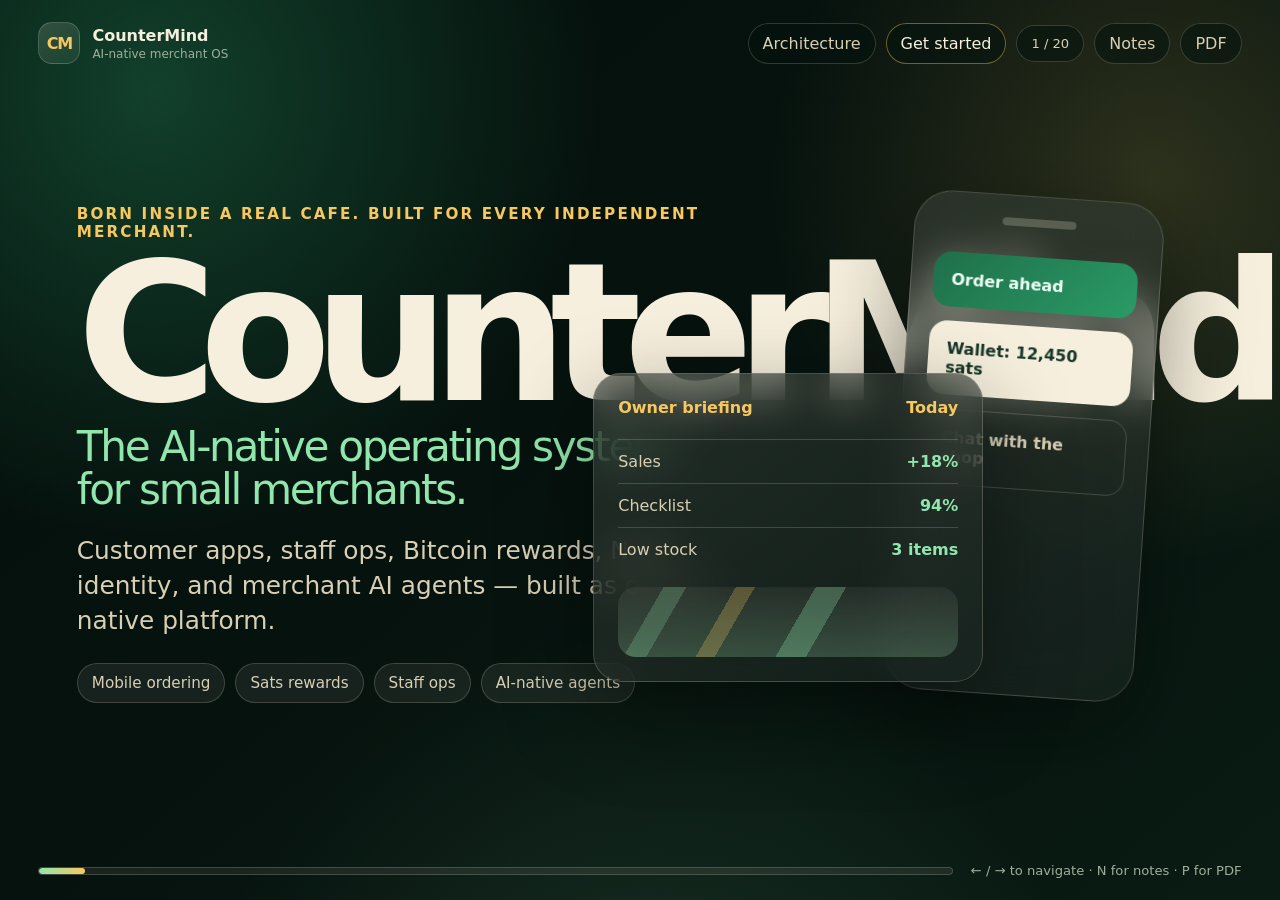
<file: site/index.html>
<!doctype html>
<html lang="en">
  <head>
    <meta charset="utf-8" />
    <meta name="viewport" content="width=device-width, initial-scale=1" />
    <meta
      name="description"
      content="CounterMind pitch deck: an AI-native merchant operating system born from the Trails Coffee ecosystem."
    />
    <title>CounterMind — AI-Native Merchant OS</title>
    <link rel="stylesheet" href="styles.css" />
  </head>
  <body>
    <div class="ambient ambient-one"></div>
    <div class="ambient ambient-two"></div>

    <header class="topbar" aria-label="Presentation controls">
      <a class="brand" href="#1" aria-label="CounterMind pitch deck home">
        <span class="brand-mark">CM</span>
        <span>
          <strong>CounterMind</strong>
          <small>AI-native merchant OS</small>
        </span>
      </a>
      <div class="topbar-actions">
        <a class="ghost-button" href="architecture.html">Architecture</a>
        <a class="ghost-button get-started-link" href="get-started.html">Get started</a>
        <span id="slide-count" class="slide-count">1 / 20</span>
        <button id="notes-toggle" class="ghost-button" type="button" aria-pressed="false">
          Notes
        </button>
        <button id="print-button" class="ghost-button" type="button">PDF</button>
      </div>
    </header>

    <main id="deck" class="deck" aria-live="polite">
      <section class="slide title-slide" data-title="Title">
        <div class="slide-grid hero-grid">
          <div>
            <p class="eyebrow">Born inside a real cafe. Built for every independent merchant.</p>
            <h1>CounterMind</h1>
            <p class="hero-subtitle">The AI-native operating system for small merchants.</p>
            <p class="lead">
              Customer apps, staff ops, Bitcoin rewards, Nostr identity, and merchant AI agents — built as one AI-native platform.
            </p>
            <div class="hero-actions" aria-label="Pitch deck themes">
              <span>Mobile ordering</span>
              <span>Sats rewards</span>
              <span>Staff ops</span>
              <span>AI-native agents</span>
            </div>
          </div>
          <div class="device-cluster" aria-label="Product mockup">
            <div class="phone phone-left">
              <div class="phone-header"></div>
              <div class="app-card green">Order ahead</div>
              <div class="app-card cream">Wallet: 12,450 sats</div>
              <div class="app-card outline">Chat with the shop</div>
            </div>
            <div class="dashboard-card">
              <div class="dashboard-topline">
                <span>Owner briefing</span>
                <strong>Today</strong>
              </div>
              <div class="metric-row"><span>Sales</span><b>+18%</b></div>
              <div class="metric-row"><span>Checklist</span><b>94%</b></div>
              <div class="metric-row"><span>Low stock</span><b>3 items</b></div>
              <div class="sparkline"></div>
            </div>
          </div>
        </div>
        <aside class="speaker-notes">
          Open with the transformation: Trails Coffee is not just a cafe app; it is the reference implementation for a broader merchant operating system.
        </aside>
      </section>

      <section class="slide" data-title="Problem">
        <p class="eyebrow">The merchant reality</p>
        <h2>Small merchants are running modern businesses on a pile of disconnected tools.</h2>
        <div class="split">
          <div>
            <p class="lead">
              Independent operators need the same digital leverage as big chains, but their tools rarely talk to each other.
            </p>
            <ul class="pain-list">
              <li>POS data lives in one dashboard.</li>
              <li>Ordering and loyalty live somewhere else.</li>
              <li>Staff checklists are paper, spreadsheets, or Notion pages.</li>
              <li>Inventory, waste, and discrepancies are reported manually.</li>
              <li>Customer communication is scattered across social, SMS, DMs, and email.</li>
              <li>AI tools exist, but they do not understand the actual business.</li>
            </ul>
          </div>
          <div class="messy-stack" aria-label="Disconnected software stack">
            <span>POS</span><span>Ordering</span><span>Loyalty</span><span>Inventory</span>
            <span>Staff checklists</span><span>Procedures</span><span>Reports</span><span>Chat</span>
            <span>Social</span><span>Payments</span><span>Training</span><span>AI</span>
          </div>
        </div>
        <aside class="speaker-notes">
          The pain is not lack of software. It is too much isolated software, which creates owner fatigue and operational blind spots.
        </aside>
      </section>

      <section class="slide" data-title="Opportunity">
        <p class="eyebrow">The opening</p>
        <h2>The next merchant platform will be AI-native from the first workflow.</h2>
        <div class="three-column">
          <article class="card">
            <span class="icon">🧭</span>
            <h3>One operating layer</h3>
            <p>Connect customer ordering, rewards, staff execution, inventory, reporting, and owner updates.</p>
          </article>
          <article class="card">
            <span class="icon">🔓</span>
            <h3>Merchant-owned rails</h3>
            <p>Open-source code, portable identity, open protocols, and less dependence on closed marketplaces.</p>
          </article>
          <article class="card">
            <span class="icon">☕️</span>
            <h3>Built from real operations</h3>
            <p>Trails Coffee gives the platform a live testbed with daily customer, staff, and owner workflows.</p>
          </article>
        </div>
        <p class="statement">
          Big chains have integrated infrastructure. CounterMind brings that leverage to independent merchants.
        </p>
        <aside class="speaker-notes">
          Position this as a category: not another app, not another POS, but a merchant-owned operating system.
        </aside>
      </section>

      <section class="slide" data-title="Solution">
        <p class="eyebrow">The product</p>
        <h2>CounterMind turns the Trails Coffee ecosystem into an AI-native merchant OS.</h2>
        <div class="layered-system" aria-label="CounterMind product layers">
          <div class="layer layer-customer">
            <strong>Customer layer</strong>
            <span>iOS • Android • PWA • ordering • wallet • rewards • chat • community</span>
          </div>
          <div class="layer layer-ops">
            <strong>Operations layer</strong>
            <span>staff checklists • procedures • inventory • discrepancies • prep • waste • reports</span>
          </div>
          <div class="layer layer-intel">
            <strong>AI-native operating layer</strong>
            <span>Merchant agents • owner briefings • staff guidance • customer support • business memory</span>
          </div>
          <div class="layer layer-open">
            <strong>Open rails</strong>
            <span>Bitcoin • BTCPay Server • Nostr • Square integration • hosted open-source core</span>
          </div>
        </div>
        <aside class="speaker-notes">
          The key is modularity. A merchant can start with ordering, staff ops, rewards, or the full platform.
        </aside>
      </section>

      <section class="slide" data-title="Proof">
        <p class="eyebrow">Live proof point</p>
        <h2>Trails Coffee is already the reference implementation.</h2>
        <div class="proof-grid">
          <article>
            <h3>Native apps</h3>
            <p>iOS and Android customer apps with ordering, social, wallet, and chat surfaces.</p>
          </article>
          <article>
            <h3>Progressive Web App</h3>
            <p>Live PWA for browser-based ordering, wallet, rewards, chat, and Nostr identity.</p>
          </article>
          <article>
            <h3>Staff ops site</h3>
            <p>Checklist, procedures, prep, inventory, waste, and discrepancy reporting for daily operations.</p>
          </article>
          <article>
            <h3>BTCPay rewards stack</h3>
            <p>Self-hosted Bitcoin rewards infrastructure for sats-based loyalty and payment flows.</p>
          </article>
          <article>
            <h3>Square data bridge</h3>
            <p>Catalog, orders, forecasting, and KDS-compatible operational flows.</p>
          </article>
          <article>
            <h3>AI-native assistant</h3>
            <p>AI chat layer that can become the control surface for customers, staff, and owners.</p>
          </article>
        </div>
        <aside class="speaker-notes">
          Emphasize credibility: this deck is based on a working ecosystem, not a theoretical whitepaper.
        </aside>
      </section>

      <section class="slide" data-title="Customer App">
        <p class="eyebrow">Customer experience</p>
        <h2>A branded customer relationship channel the merchant owns.</h2>
        <div class="feature-showcase">
          <div class="feature-phone">
            <div class="phone-header"></div>
            <h3>Trails Coffee</h3>
            <div class="tab-row"><span>Home</span><span>Order</span><span>Wallet</span></div>
            <div class="app-card green">Latte • Muffin • Pickup</div>
            <div class="app-card cream">Earn sats on every visit</div>
            <div class="app-card outline">Encrypted shop chat</div>
          </div>
          <div>
            <div class="two-column-list">
              <ul>
                <li>Home, Order, Social, Wallet, Chat</li>
                <li>Menu browsing and cart checkout</li>
                <li>Offline-friendly menu caching</li>
                <li>Social feed for shop updates</li>
                <li>Events, fundraisers, and marketplace-style posts</li>
              </ul>
              <ul>
                <li>Bitcoin rewards wallet</li>
                <li>Lightning address and QR flows</li>
                <li>Nostr identity and profile publishing</li>
                <li>Encrypted Nostr DMs with the shop</li>
                <li>Bitcoin education built into the customer journey</li>
              </ul>
            </div>
            <p class="statement small">
              Instead of renting attention from delivery apps and social platforms, merchants build a direct customer channel.
            </p>
          </div>
        </div>
        <aside class="speaker-notes">
          This is where CounterMind becomes tangible: a customer app that goes beyond ordering into loyalty, identity, community, and education.
        </aside>
      </section>

      <section class="slide live-screens-slide" data-title="Live Screens">
        <p class="eyebrow">Live product proof</p>
        <h2>Actual Trails Coffee screens show the merchant OS in motion.</h2>
        <div class="screens-showcase">
          <figure>
            <img src="assets/screenshots/01-home-rewards.jpg" alt="Trails Coffee home screen with rewards balance" />
            <figcaption>Home + rewards</figcaption>
          </figure>
          <figure>
            <img src="assets/screenshots/02-menu-order.jpg" alt="Menu ordering screen with coffee items" />
            <figcaption>Menu + ordering</figcaption>
          </figure>
          <figure>
            <img src="assets/screenshots/04-checkout-card.jpg" alt="Checkout screen with card and sats payment options" />
            <figcaption>Card or sats checkout</figcaption>
          </figure>
          <figure>
            <img src="assets/screenshots/06-social-feed-zaps.jpg" alt="Community social feed with zap button" />
            <figcaption>Nostr community</figcaption>
          </figure>
          <figure>
            <img src="assets/screenshots/09-fundraiser-detail-qr.jpg" alt="Fundraiser detail with Lightning QR code" />
            <figcaption>Fundraisers + QR</figcaption>
          </figure>
        </div>
        <div class="screens-proof-pills">
          <span>Mobile ordering</span>
          <span>Rewards balance</span>
          <span>Sats discount</span>
          <span>Community posts</span>
          <span>Events</span>
          <span>Fundraisers</span>
          <span>Lightning donations</span>
        </div>
        <aside class="speaker-notes">
          These are real product screenshots from the Trails Coffee app: ordering, checkout, rewards, community, fundraisers, and Lightning flows.
        </aside>
      </section>

      <section class="slide live-screens-slide" data-title="Wallet Chat Marketplace">
        <p class="eyebrow">More live surfaces</p>
        <h2>Wallet, marketplace, identity backup, and chat complete the customer relationship.</h2>
        <div class="screens-showcase screens-showcase-secondary">
          <figure>
            <img src="assets/screenshots/11-marketplace-services.jpg" alt="Marketplace services listings in the Trails Coffee app" />
            <figcaption>Local marketplace</figcaption>
          </figure>
          <figure>
            <img src="assets/screenshots/12-wallet-receive.jpg" alt="Wallet screen with balance, receive QR, and recent activity" />
            <figcaption>Wallet + receive</figcaption>
          </figure>
          <figure>
            <img src="assets/screenshots/13-wallet-settings-identity.jpg" alt="Wallet settings with Spark address and Nostr identity" />
            <figcaption>Spark + Nostr identity</figcaption>
          </figure>
          <figure>
            <img src="assets/screenshots/14-wallet-backup.jpg" alt="Wallet settings with seed phrase backup and iCloud backup" />
            <figcaption>Self-custody backup</figcaption>
          </figure>
          <figure>
            <img src="assets/screenshots/15-chat-order-help.jpg" alt="Chat screen with Trails Coffee assistant helping place an order" />
            <figcaption>AI/shop chat</figcaption>
          </figure>
        </div>
        <div class="screens-proof-pills">
          <span>Marketplace</span>
          <span>Lightning receive</span>
          <span>Spark address</span>
          <span>Nostr identity</span>
          <span>Seed backup</span>
          <span>AI-native agent chat</span>
        </div>
        <aside class="speaker-notes">
          This second screenshot slide shows why CounterMind is more than ordering: it includes marketplace discovery, wallet receive flows, portable identity, backup, and chat assistance.
        </aside>
      </section>

      <section class="slide btcpay-slide" data-title="BTCPay Stack">
        <p class="eyebrow">Sats rewards infrastructure</p>
        <h2>BTCPay Server gives merchants a self-hosted rewards and payment backbone.</h2>
        <div class="architecture-row">
          <div class="node big">Customer app<br /><small>iOS • Android • PWA</small></div>
          <div class="arrow">→</div>
          <div class="node accent">BTCPay Server<br /><small>merchant-controlled</small></div>
          <div class="arrow">→</div>
          <div class="node">Lightning<br /><small>sats rewards + invoices</small></div>
          <div class="arrow">→</div>
          <div class="node">Square / KDS<br /><small>paid order routing</small></div>
        </div>
        <div class="three-column compact">
          <article class="card">
            <h3>Rewards API</h3>
            <p>BTCPay-backed Bitcoin rewards plugin powers wallet balance, history, claims, redemptions, and merchant-defined sats loyalty.</p>
          </article>
          <article class="card">
            <h3>Checkout rails</h3>
            <p>Lightning invoices can settle customer orders while the operational order still lands in Square/KDS as paid.</p>
          </article>
          <article class="card">
            <h3>Merchant control</h3>
            <p>The merchant owns the server, store, Lightning node, reward policy, and settlement path — no closed points database required.</p>
          </article>
        </div>
        <p class="footnote">
          Trails reference stack: BTCPay Server at <code>btcpay.anmore.me</code>, Bitcoin Rewards API, Lightning invoice flows, CAD↔sats conversion, and Square external-payment compatibility for kitchen routing.
        </p>
        <aside class="speaker-notes">
          Explain this as practical Bitcoin: rewards that are real value, invoices that can settle orders, and a merchant-controlled system rather than a speculative crypto feature.
        </aside>
      </section>

      <section class="slide" data-title="Nostr Layer">
        <p class="eyebrow">Identity and communication</p>
        <h2>Nostr turns the merchant relationship into a portable network, not a trapped account.</h2>
        <div class="split reverse">
          <div class="identity-card">
            <span class="avatar">npub</span>
            <h3>coffeelover@trailscoffee.com</h3>
            <p>Portable identity, social updates, encrypted shop chat, and merchant-owned community graph.</p>
          </div>
          <div>
            <ul class="check-list">
              <li>NIP-04 encrypted customer/shop DMs</li>
              <li>Merchant updates without algorithmic gatekeepers</li>
              <li>Customer identity that can move across apps</li>
              <li>Events, fundraisers, marketplace posts, and community content</li>
              <li>Foundation for zaps, rewards, reputation, and direct relationships</li>
            </ul>
          </div>
        </div>
        <aside class="speaker-notes">
          Keep this business-first: Nostr is valuable because it gives merchants and customers portable identity and direct communication.
        </aside>
      </section>

      <section class="slide" data-title="AI Native Core">
        <p class="eyebrow">AI-native core</p>
        <h2>AI agents are not an add-on. They are the operating layer.</h2>
        <div class="chat-layout">
          <div class="chat-window" aria-label="AI-native merchant agent examples">
            <div class="bubble user">How were sales today?</div>
            <div class="bubble ai">Sales are up 18%. Muffins sold out early. Prep 20% more for tomorrow.</div>
            <div class="bubble user">Any staff issues?</div>
            <div class="bubble ai">Closing checklist missed freezer temp photo twice this week. I drafted a reminder.</div>
            <div class="bubble user">What should we order?</div>
            <div class="bubble ai">Low: oat milk, cups, chocolate powder. Suggested order is ready.</div>
          </div>
          <div class="ai-capabilities">
            <article><strong>Customers</strong><span>Ordering help, rewards education, events, marketplace, and support.</span></article>
            <article><strong>Staff</strong><span>Procedure guidance, checklist coaching, issue escalation, and training recall.</span></article>
            <article><strong>Owners</strong><span>Daily briefings, alerts, reports, forecasts, decisions, and follow-up actions.</span></article>
          </div>
        </div>
        <aside class="speaker-notes">
          The important distinction: the AI is native to the operating system. It has business context from orders, staff reports, inventory, rewards, and customer communication.
        </aside>
      </section>

      <section class="slide" data-title="Staff Ops">
        <p class="eyebrow">Back of house</p>
        <h2>Every checklist becomes operational intelligence.</h2>
        <div class="ops-flow">
          <div class="ops-step"><span>1</span><strong>Staff submits</strong><small>Opening, closing, inventory, waste, discrepancy reports</small></div>
          <div class="ops-step"><span>2</span><strong>System structures</strong><small>Turns routine work into searchable operating data</small></div>
          <div class="ops-step"><span>3</span><strong>Owner acts</strong><small>Alerts, reorder suggestions, procedure updates, coaching</small></div>
        </div>
        <div class="two-column-list lower">
          <ul>
            <li>Opening and closing checklists</li>
            <li>Role-based procedures</li>
            <li>Training resources</li>
            <li>Prep lists and supply calculators</li>
          </ul>
          <ul>
            <li>Inventory reporting</li>
            <li>Waste tracking</li>
            <li>Variance and discrepancy tracking</li>
            <li>Weekly reports and reorder alerts</li>
          </ul>
        </div>
        <aside class="speaker-notes">
          The staff product is a wedge. It solves immediate pain and creates the data foundation for AI-powered owner intelligence.
        </aside>
      </section>

      <section class="slide" data-title="Owner Intelligence">
        <p class="eyebrow">Owner leverage</p>
        <h2>Financial and operational updates without dashboard fatigue.</h2>
        <div class="briefing-card">
          <div class="briefing-header">
            <span>Morning briefing</span>
            <strong>Thursday forecast</strong>
          </div>
          <div class="briefing-grid">
            <article><small>Sales</small><b>$1,842</b><em>+12% vs last week</em></article>
            <article><small>Prep</small><b>High</b><em>Rain clears by lunch</em></article>
            <article><small>Inventory</small><b>3 lows</b><em>Oat milk, lids, chai</em></article>
            <article><small>Staff</small><b>2 notes</b><em>Closing variance flagged</em></article>
          </div>
        </div>
        <div class="pill-row">
          <span>Daily sales</span><span>Product performance</span><span>Low-stock warnings</span><span>Checklist completion</span><span>Waste trends</span><span>Reorder suggestions</span><span>Financial snapshots</span><span>“What changed?” summaries</span>
        </div>
        <aside class="speaker-notes">
          Owners do not want to inspect ten dashboards. They want the system to tell them what changed and what needs action.
        </aside>
      </section>

      <section class="slide" data-title="Architecture">
        <p class="eyebrow">Hosted architecture</p>
        <h2>One operating layer connects every merchant workflow.</h2>
        <div class="stack-diagram customer-stack" aria-label="CounterMind merchant architecture summary">
          <div class="stack-row"><span>Customers</span><b>iOS app</b><b>Android app</b><b>PWA</b><b>Chat / QR entry</b></div>
          <div class="stack-row"><span>Merchant</span><b>Staff ops</b><b>Owner dashboard</b><b>Procedures</b><b>Inventory reports</b></div>
          <div class="stack-row"><span>AI native</span><b>Merchant agents</b><b>Briefings</b><b>Alerts</b><b>Workflow memory</b></div>
          <div class="stack-row"><span>Commerce</span><b>Square POS/KDS</b><b>Mobile ordering</b><b>BTCPay rewards</b><b>Lightning/Spark</b></div>
          <div class="stack-row"><span>Community</span><b>Nostr identity</b><b>Encrypted DMs</b><b>Social/events</b><b>Marketplace</b></div>
          <div class="stack-row"><span>Platform</span><b>Tenant config</b><b>APIs/workers</b><b>Data + backups</b><b>Monitoring</b></div>
        </div>
        <p class="architecture-linkline">
          Full architecture map: <a href="architecture.html">architecture.html</a>
        </p>
        <aside class="speaker-notes">
          Sell this as the finished hosted system: CounterMind runs the stack; merchants get one connected layer across customer apps, staff workflows, rewards, commerce, identity, and intelligence.
        </aside>
      </section>

      <section class="slide" data-title="Packages">
        <p class="eyebrow">Packaging</p>
        <h2>Sell it in modules, then expand into the full operating system.</h2>
        <div class="pricing-grid">
          <article class="price-card">
            <span class="tier">Starter</span>
            <h3>Customer Channel</h3>
            <p>Branded PWA, menu, mobile ordering, basic rewards, customer chat, simple analytics.</p>
          </article>
          <article class="price-card highlighted">
            <span class="tier">Growth</span>
            <h3>Operations</h3>
            <p>Staff checklists, procedures, inventory, discrepancies, waste, prep forecasting, reports.</p>
          </article>
          <article class="price-card">
            <span class="tier">Platform</span>
            <h3>Merchant OS</h3>
            <p>Native apps, BTCPay sats rewards, Nostr identity, AI-native agents, POS integrations, and custom automations.</p>
          </article>
        </div>
        <aside class="speaker-notes">
          The product can be sold incrementally. Do not force every merchant into Bitcoin or native apps on day one.
        </aside>
      </section>

      <section class="slide" data-title="Target Market">
        <p class="eyebrow">Beachhead market</p>
        <h2>Independent merchants with repeat customers and operational complexity.</h2>
        <div class="merchant-grid">
          <span>Cafes</span><span>Coffee roasters</span><span>Bakeries</span><span>Food trucks</span><span>Small restaurants</span><span>Breweries</span><span>Boutique retail</span><span>Gyms & studios</span><span>Farmers markets</span>
        </div>
        <div class="fit-card">
          <h3>Best-fit early customer</h3>
          <p>
            Uses Square or similar POS, has repeat customers, needs better staff execution and inventory visibility,
            wants direct ordering, and is open to differentiated loyalty through Bitcoin or community ownership.
          </p>
        </div>
        <aside class="speaker-notes">
          Keep the first ICP tight: businesses where repeat visits, daily procedures, and owner fatigue are obvious.
        </aside>
      </section>

      <section class="slide" data-title="Business Model">
        <p class="eyebrow">Revenue model</p>
        <h2>Open-source core. Paid hosted, branded, managed, and intelligence layers.</h2>
        <div class="revenue-wheel">
          <div><strong>Subscription</strong><span>Per location / modules</span></div>
          <div><strong>Setup</strong><span>Menu, brand, POS, training</span></div>
          <div><strong>Premium</strong><span>Native apps, AI, forecasts</span></div>
          <div><strong>Services</strong><span>Automation, migration, support</span></div>
          <div><strong>Bitcoin onboarding</strong><span>BTCPay, rewards, education</span></div>
        </div>
        <p class="statement small">
          The trust engine is open-source. The business is making it easy, reliable, branded, and supported for busy merchants.
        </p>
        <aside class="speaker-notes">
          This mirrors successful open-source commercial models: transparency plus paid convenience and expertise.
        </aside>
      </section>

      <section class="slide" data-title="Managed Service">
        <p class="eyebrow">Managed service</p>
        <h2>Merchants do not buy a project plan. They get a working operating system.</h2>
        <div class="managed-grid">
          <article><span>01</span><h3>Branded customer channel</h3><p>PWA/native app, menu, ordering, rewards, chat, events, marketplace, and education.</p></article>
          <article><span>02</span><h3>Staff operations layer</h3><p>Checklists, procedures, inventory, discrepancy reports, prep lists, and training cards.</p></article>
          <article><span>03</span><h3>Connected commerce</h3><p>Square/KDS, BTCPay rewards, Lightning/Spark wallet flows, and direct customer identity.</p></article>
          <article><span>04</span><h3>Owner intelligence</h3><p>AI briefings, alerts, forecasts, financial snapshots, and operational memory.</p></article>
        </div>
        <p class="statement small">CounterMind handles the infrastructure so merchants can run the business, not the software stack.</p>
        <aside class="speaker-notes">
          Keep this customer-facing: this is what the merchant receives as a hosted service, not an execution plan or internal roadmap.
        </aside>
      </section>

      <section class="slide" data-title="Moat">
        <p class="eyebrow">Why this can win</p>
        <h2>The moat is not one feature. It is the connected operating graph.</h2>
        <div class="moat-grid">
          <article><h3>Real-world loop</h3><p>Built inside a working cafe, with immediate feedback from operations.</p></article>
          <article><h3>Open protocol edge</h3><p>Bitcoin and Nostr create portable value, identity, and communication.</p></article>
          <article><h3>AI-native context</h3><p>The platform understands orders, staff reports, procedures, inventory, rewards, and financial snapshots.</p></article>
          <article><h3>Merchant trust</h3><p>Open-source architecture makes the platform auditable, adaptable, and less extractive.</p></article>
        </div>
        <p class="statement">
          CounterMind is what happens when AI is native to POS data, customer loyalty, staff execution, rewards, and owner decisions.
        </p>
        <aside class="speaker-notes">
          This is where the deck should feel ambitious: the system improves as it connects more workflows.
        </aside>
      </section>

      <section class="slide final-slide" data-title="Get Started">
        <p class="eyebrow">Get started</p>
        <h2>Launch a merchant-owned customer channel and operating layer.</h2>
        <div class="ask-grid">
          <article>
            <h3>Connect your store</h3>
            <p>Bring your brand, menu, Square catalog, staff workflows, and rewards policy.</p>
          </article>
          <article>
            <h3>CounterMind runs it</h3>
            <p>Hosted apps, APIs, rewards, identity, staff ops, reporting, backups, and monitoring.</p>
          </article>
          <article>
            <h3>Grow direct</h3>
            <p>Own ordering, loyalty, customer communication, staff execution, and owner intelligence.</p>
          </article>
        </div>
        <p class="closing-line">
          Give small merchants the connected operating system big chains already have.
        </p>
        <p class="architecture-linkline"><a href="get-started.html">Start the hosted merchant intake →</a></p>
        <aside class="speaker-notes">
          Close with the customer outcome: direct relationships, operational clarity, and a hosted system that works without making the merchant run infrastructure.
        </aside>
      </section>

    </main>

    <footer class="bottombar">
      <div class="progress" aria-hidden="true"><span id="progress-fill"></span></div>
      <div class="keyboard-hint">← / → to navigate · N for notes · P for PDF</div>
    </footer>

    <script src="script.js"></script>
  </body>
</html>
</file>
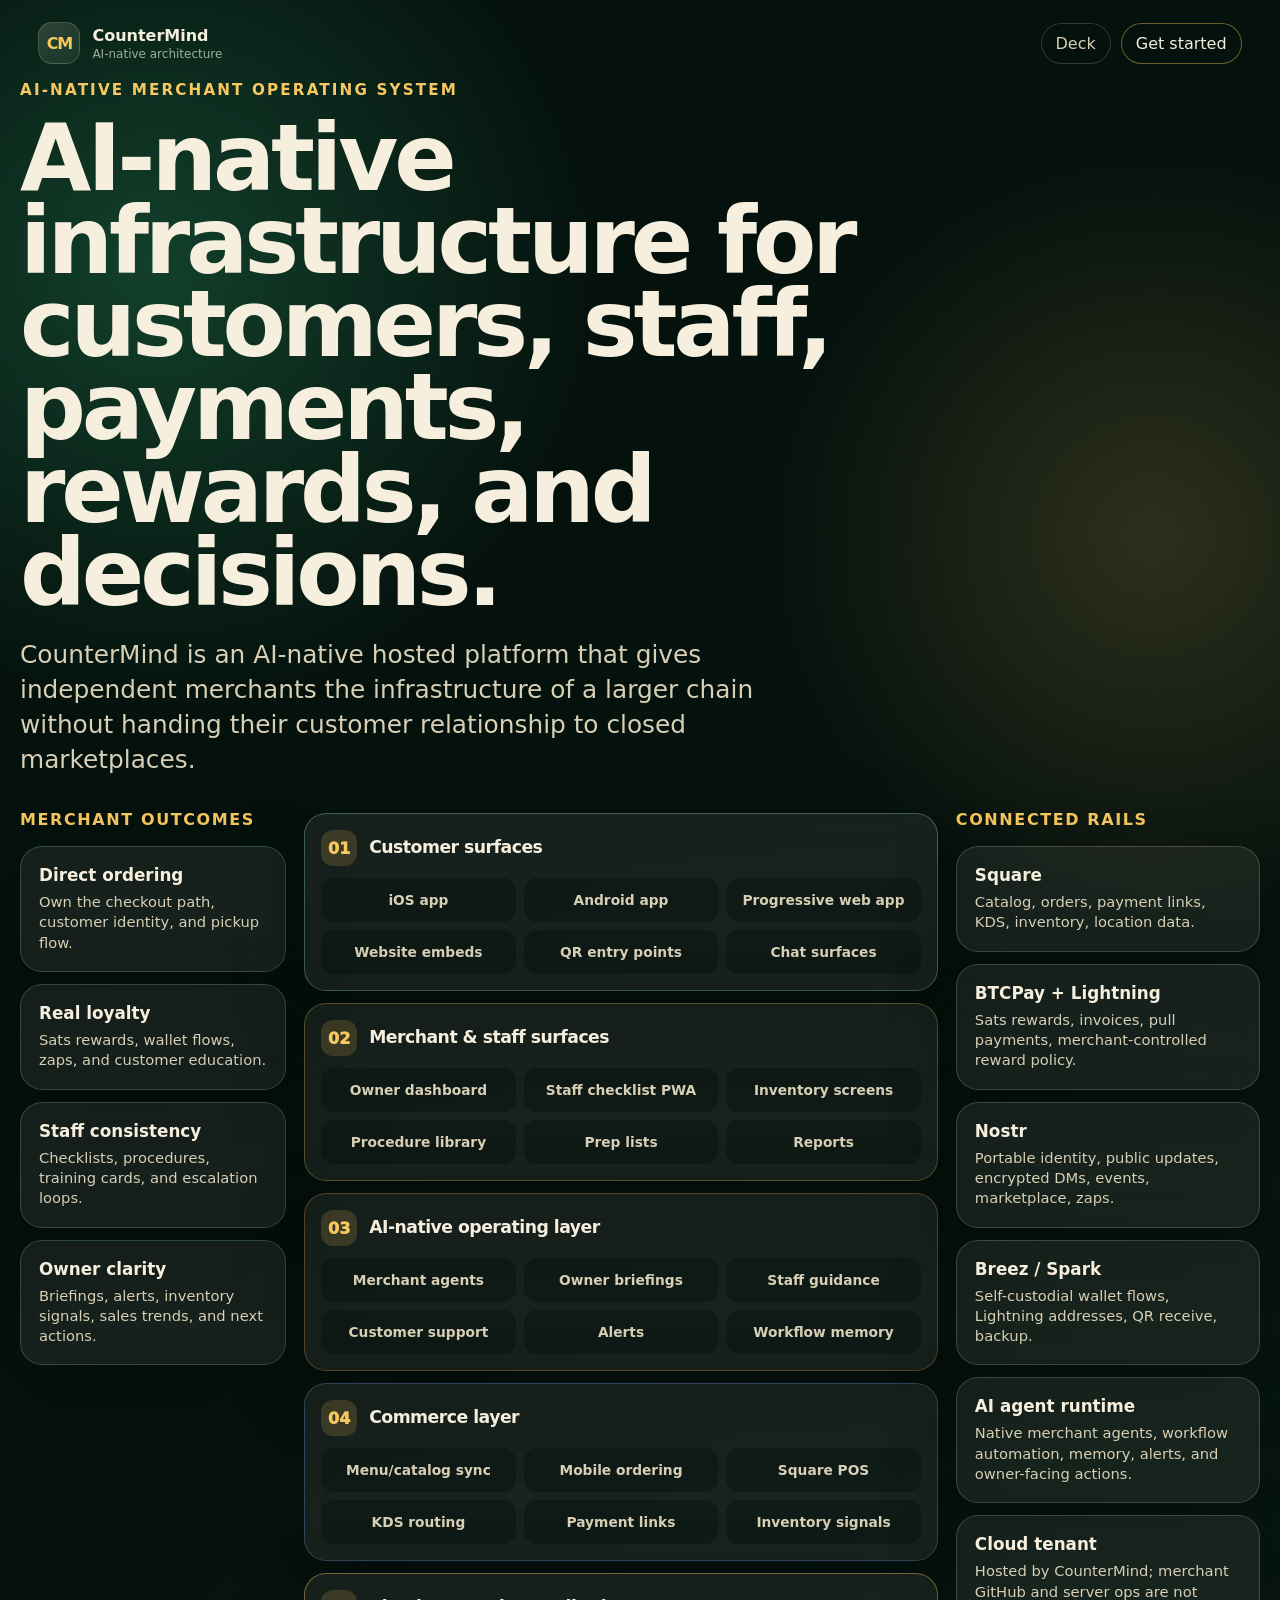
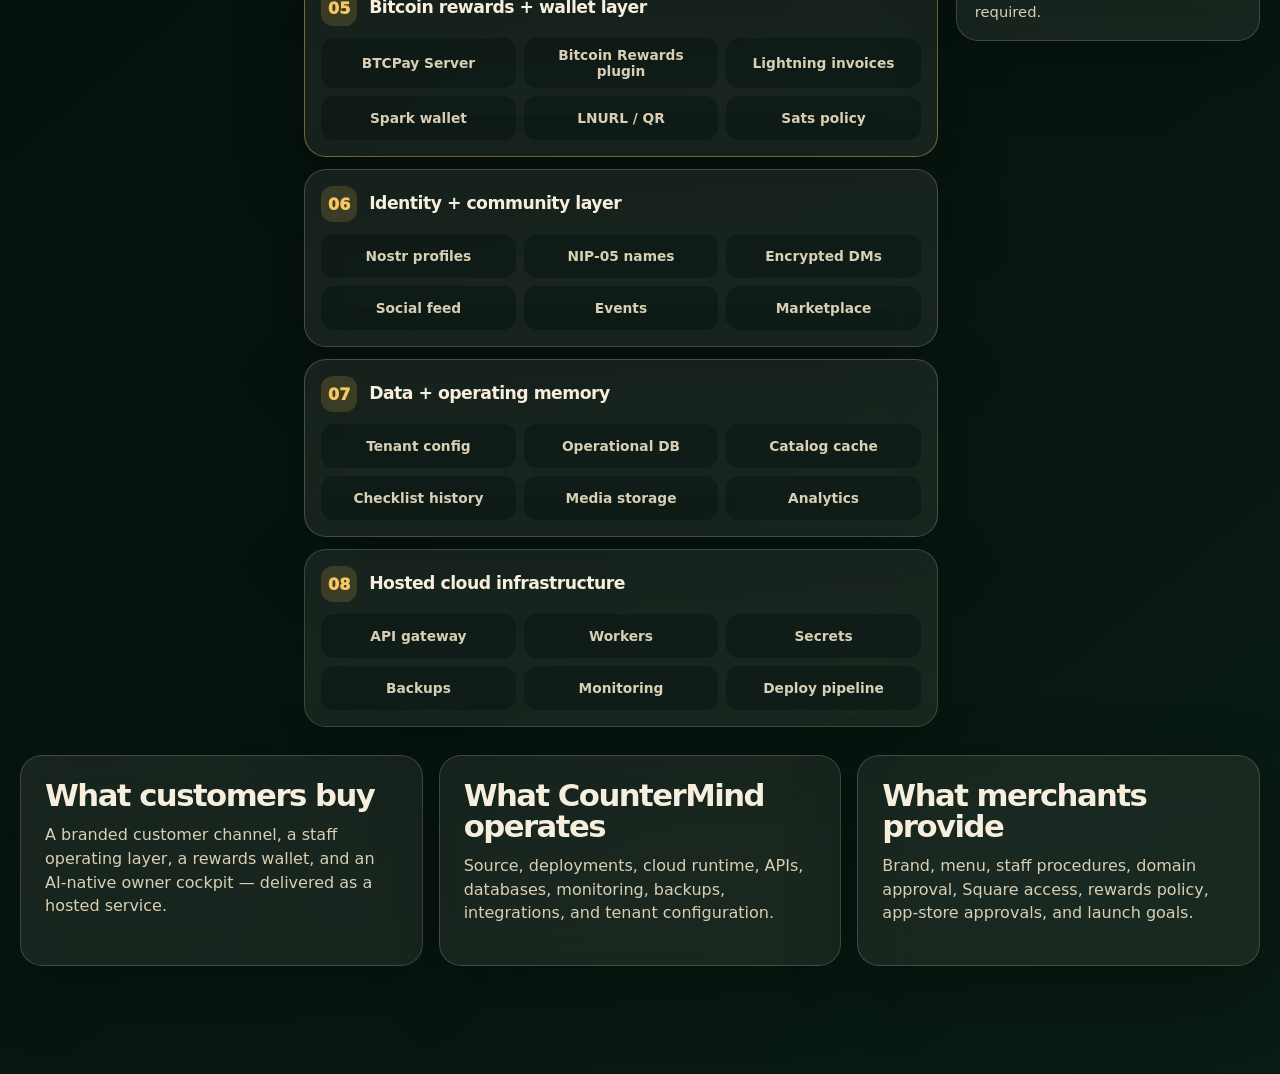
<file: site/architecture.html>
<!doctype html>
<html lang="en">
  <head>
    <meta charset="utf-8" />
    <meta name="viewport" content="width=device-width, initial-scale=1" />
    <meta
      name="description"
      content="CounterMind architecture: an AI-native hosted merchant operating system for customer apps, staff ops, Bitcoin rewards, Nostr identity, and merchant agents."
    />
    <title>Architecture — CounterMind</title>
    <link rel="stylesheet" href="styles.css" />
  </head>
  <body class="architecture-page">
    <div class="ambient ambient-one"></div>
    <div class="ambient ambient-two"></div>

    <header class="topbar intake-topbar">
      <a class="brand" href="index.html#1" aria-label="Back to deck">
        <span class="brand-mark">CM</span>
        <span>
          <strong>CounterMind</strong>
          <small>AI-native architecture</small>
        </span>
      </a>
      <div class="topbar-actions">
        <a class="ghost-button" href="index.html#1">Deck</a>
        <a class="ghost-button get-started-link" href="get-started.html">Get started</a>
      </div>
    </header>

    <main class="architecture-shell">
      <section class="architecture-hero">
        <p class="eyebrow">AI-native merchant operating system</p>
        <h1>AI-native infrastructure for customers, staff, payments, rewards, and decisions.</h1>
        <p class="lead">
          CounterMind is an AI-native hosted platform that gives independent merchants the infrastructure of a larger chain without handing their customer relationship to closed marketplaces.
        </p>
      </section>

      <section class="architecture-map" aria-label="Comprehensive CounterMind architecture diagram">
        <div class="map-column outcomes">
          <h2>Merchant outcomes</h2>
          <div class="map-card outcome-card"><strong>Direct ordering</strong><span>Own the checkout path, customer identity, and pickup flow.</span></div>
          <div class="map-card outcome-card"><strong>Real loyalty</strong><span>Sats rewards, wallet flows, zaps, and customer education.</span></div>
          <div class="map-card outcome-card"><strong>Staff consistency</strong><span>Checklists, procedures, training cards, and escalation loops.</span></div>
          <div class="map-card outcome-card"><strong>Owner clarity</strong><span>Briefings, alerts, inventory signals, sales trends, and next actions.</span></div>
        </div>

        <div class="map-column core-stack">
          <div class="architecture-layer customer-layer">
            <div class="layer-title"><span>01</span><h2>Customer surfaces</h2></div>
            <div class="layer-grid">
              <b>iOS app</b><b>Android app</b><b>Progressive web app</b><b>Website embeds</b><b>QR entry points</b><b>Chat surfaces</b>
            </div>
          </div>

          <div class="architecture-layer merchant-layer">
            <div class="layer-title"><span>02</span><h2>Merchant & staff surfaces</h2></div>
            <div class="layer-grid">
              <b>Owner dashboard</b><b>Staff checklist PWA</b><b>Inventory screens</b><b>Procedure library</b><b>Prep lists</b><b>Reports</b>
            </div>
          </div>

          <div class="architecture-layer intelligence-layer">
            <div class="layer-title"><span>03</span><h2>AI-native operating layer</h2></div>
            <div class="layer-grid">
              <b>Merchant agents</b><b>Owner briefings</b><b>Staff guidance</b><b>Customer support</b><b>Alerts</b><b>Workflow memory</b>
            </div>
          </div>

          <div class="architecture-layer commerce-layer">
            <div class="layer-title"><span>04</span><h2>Commerce layer</h2></div>
            <div class="layer-grid">
              <b>Menu/catalog sync</b><b>Mobile ordering</b><b>Square POS</b><b>KDS routing</b><b>Payment links</b><b>Inventory signals</b>
            </div>
          </div>

          <div class="architecture-layer rewards-layer">
            <div class="layer-title"><span>05</span><h2>Bitcoin rewards + wallet layer</h2></div>
            <div class="layer-grid">
              <b>BTCPay Server</b><b>Bitcoin Rewards plugin</b><b>Lightning invoices</b><b>Spark wallet</b><b>LNURL / QR</b><b>Sats policy</b>
            </div>
          </div>

          <div class="architecture-layer identity-layer">
            <div class="layer-title"><span>06</span><h2>Identity + community layer</h2></div>
            <div class="layer-grid">
              <b>Nostr profiles</b><b>NIP-05 names</b><b>Encrypted DMs</b><b>Social feed</b><b>Events</b><b>Marketplace</b>
            </div>
          </div>

          <div class="architecture-layer data-layer">
            <div class="layer-title"><span>07</span><h2>Data + operating memory</h2></div>
            <div class="layer-grid">
              <b>Tenant config</b><b>Operational DB</b><b>Catalog cache</b><b>Checklist history</b><b>Media storage</b><b>Analytics</b>
            </div>
          </div>

          <div class="architecture-layer infra-layer">
            <div class="layer-title"><span>08</span><h2>Hosted cloud infrastructure</h2></div>
            <div class="layer-grid">
              <b>API gateway</b><b>Workers</b><b>Secrets</b><b>Backups</b><b>Monitoring</b><b>Deploy pipeline</b>
            </div>
          </div>
        </div>

        <div class="map-column integrations">
          <h2>Connected rails</h2>
          <div class="map-card"><strong>Square</strong><span>Catalog, orders, payment links, KDS, inventory, location data.</span></div>
          <div class="map-card"><strong>BTCPay + Lightning</strong><span>Sats rewards, invoices, pull payments, merchant-controlled reward policy.</span></div>
          <div class="map-card"><strong>Nostr</strong><span>Portable identity, public updates, encrypted DMs, events, marketplace, zaps.</span></div>
          <div class="map-card"><strong>Breez / Spark</strong><span>Self-custodial wallet flows, Lightning addresses, QR receive, backup.</span></div>
          <div class="map-card"><strong>AI agent runtime</strong><span>Native merchant agents, workflow automation, memory, alerts, and owner-facing actions.</span></div>
          <div class="map-card"><strong>Cloud tenant</strong><span>Hosted by CounterMind; merchant GitHub and server ops are not required.</span></div>
        </div>
      </section>

      <section class="architecture-story">
        <article>
          <h2>What customers buy</h2>
          <p>
            A branded customer channel, a staff operating layer, a rewards wallet, and an AI-native owner cockpit — delivered as a hosted service.
          </p>
        </article>
        <article>
          <h2>What CounterMind operates</h2>
          <p>
            Source, deployments, cloud runtime, APIs, databases, monitoring, backups, integrations, and tenant configuration.
          </p>
        </article>
        <article>
          <h2>What merchants provide</h2>
          <p>
            Brand, menu, staff procedures, domain approval, Square access, rewards policy, app-store approvals, and launch goals.
          </p>
        </article>
      </section>

    </main>
  </body>
</html>
</file>
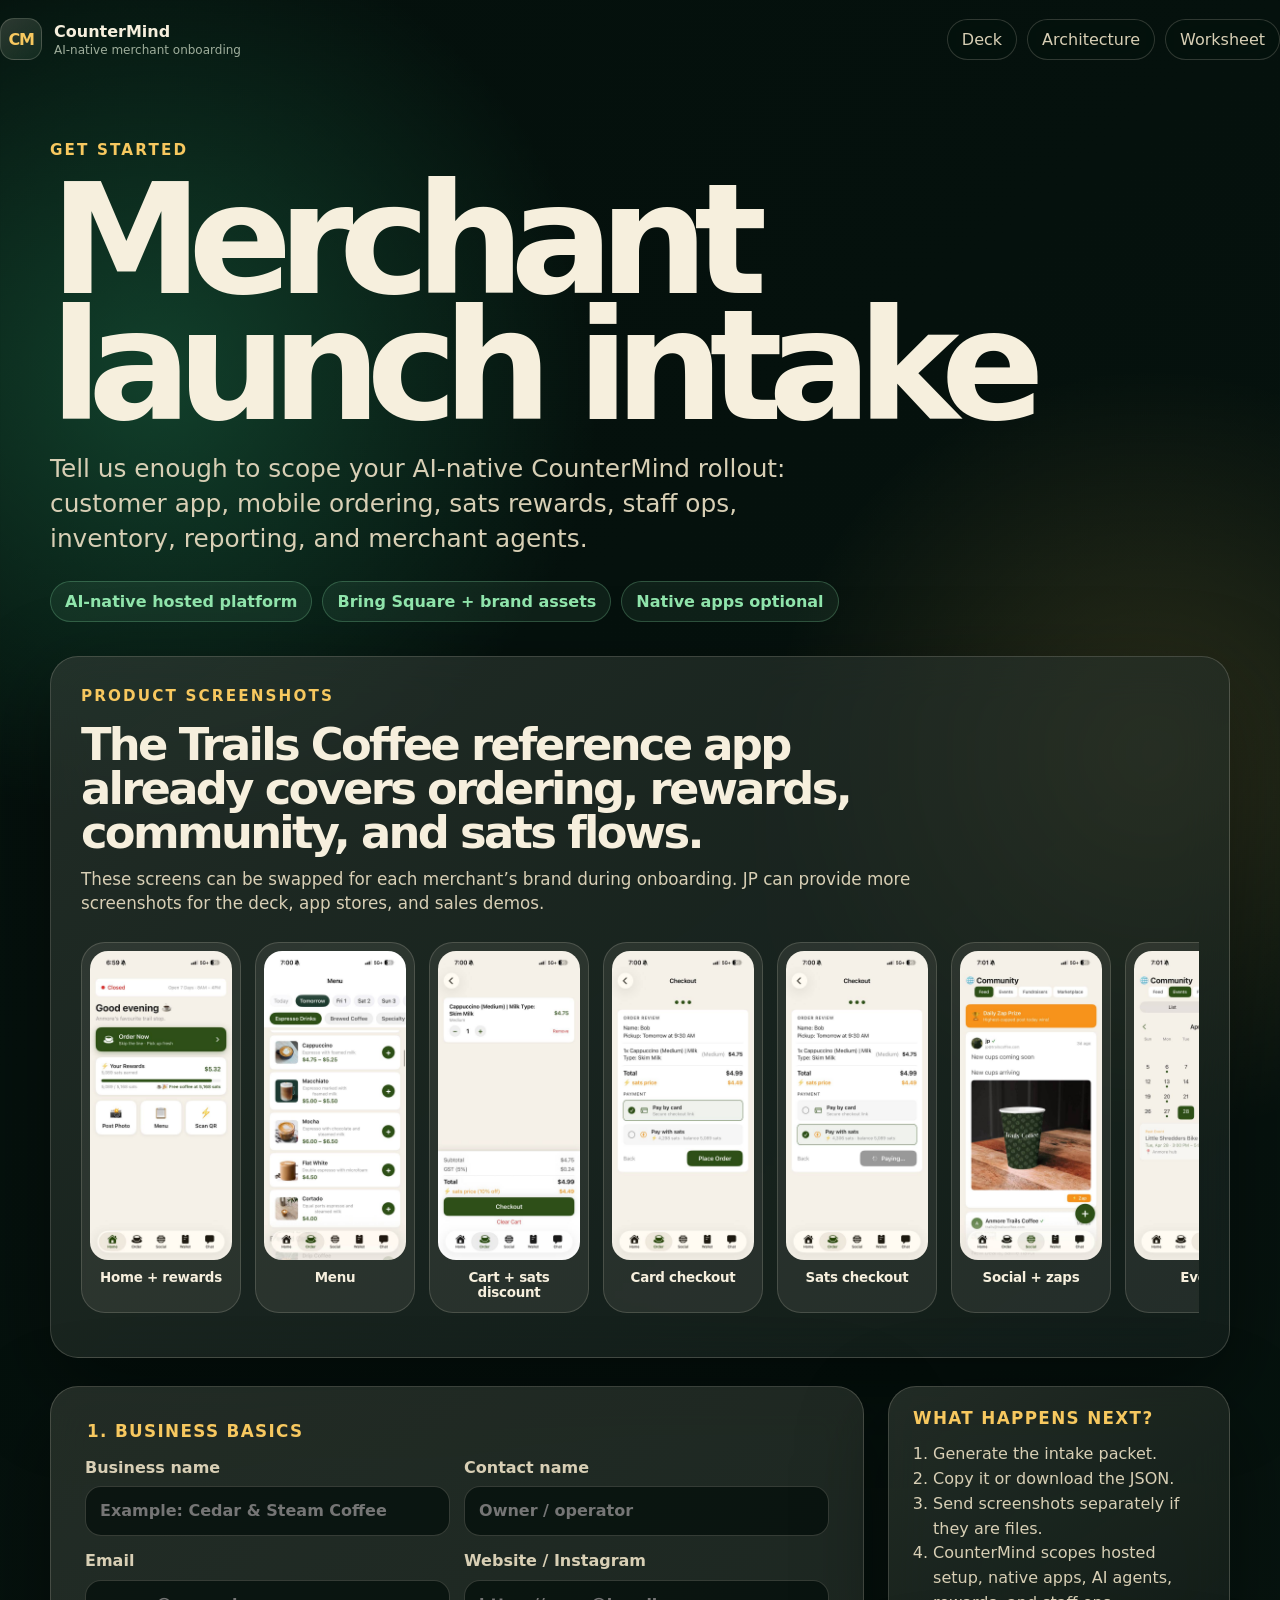
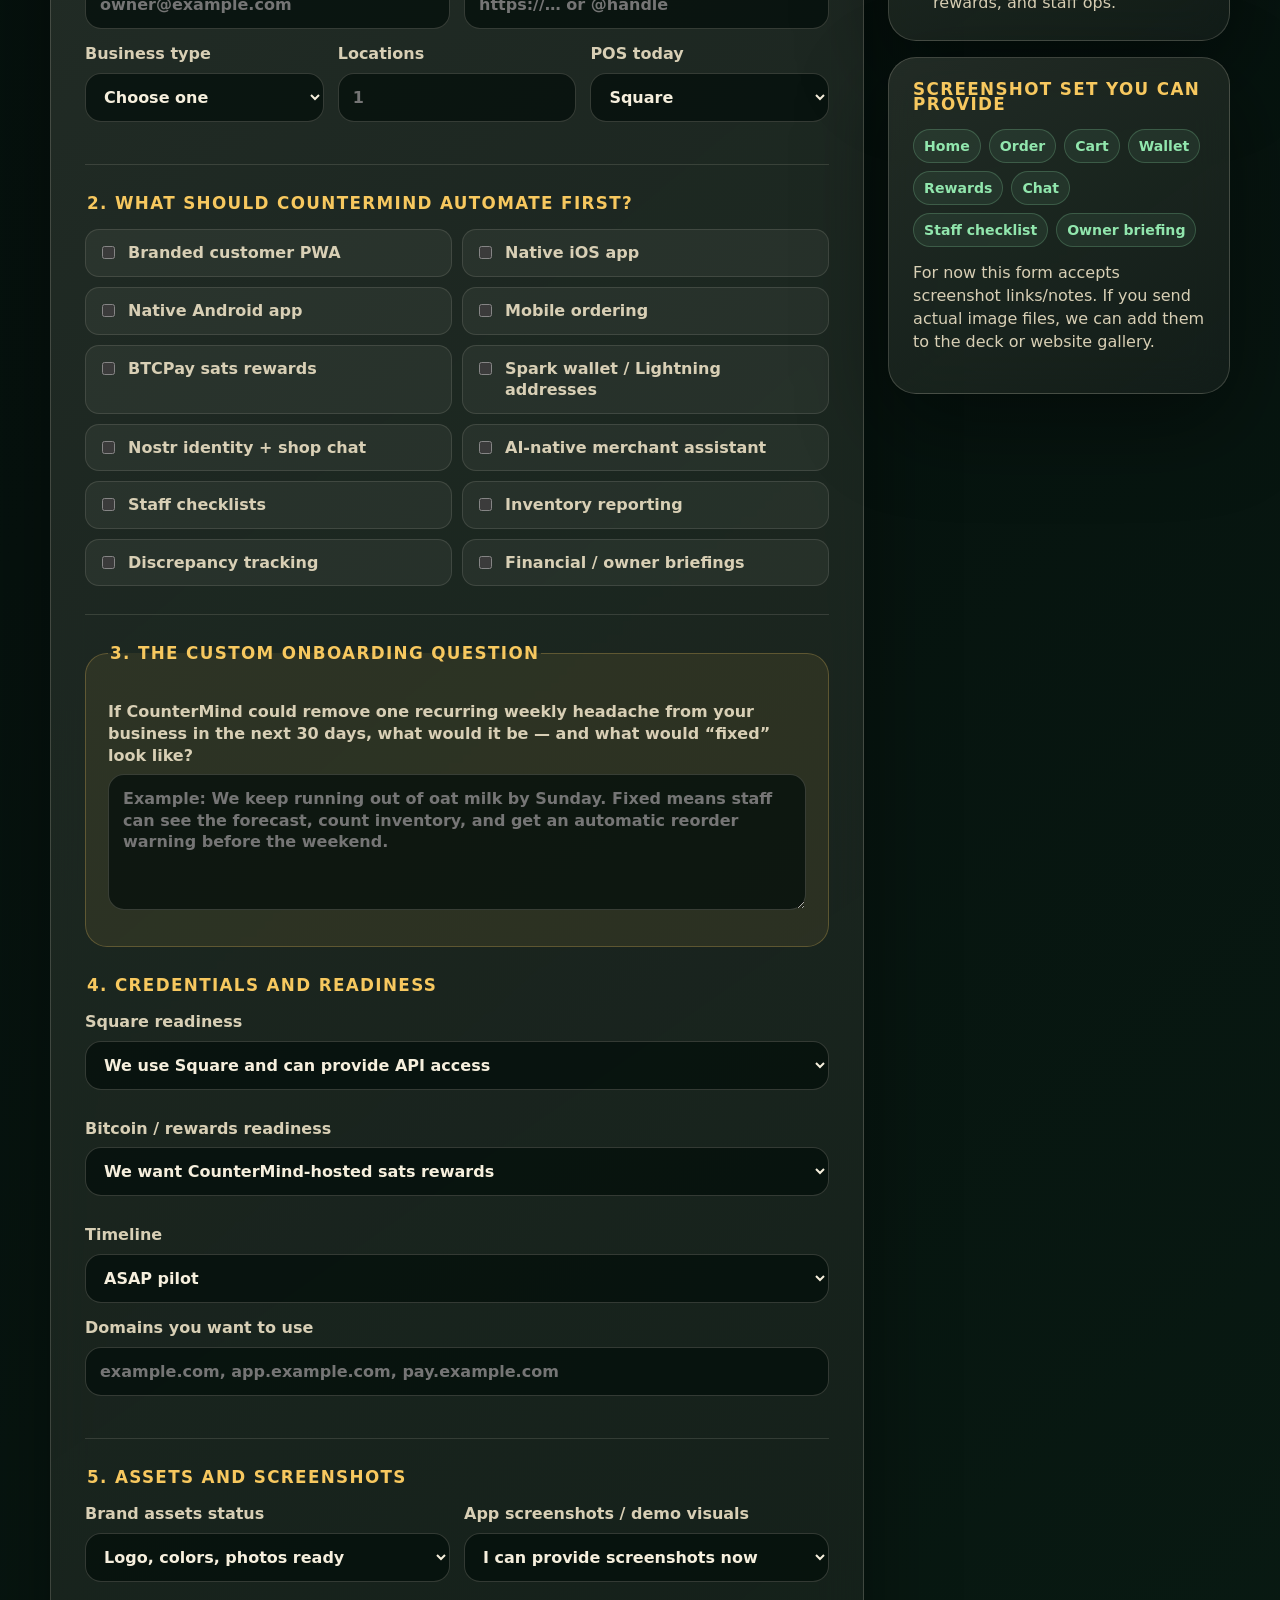
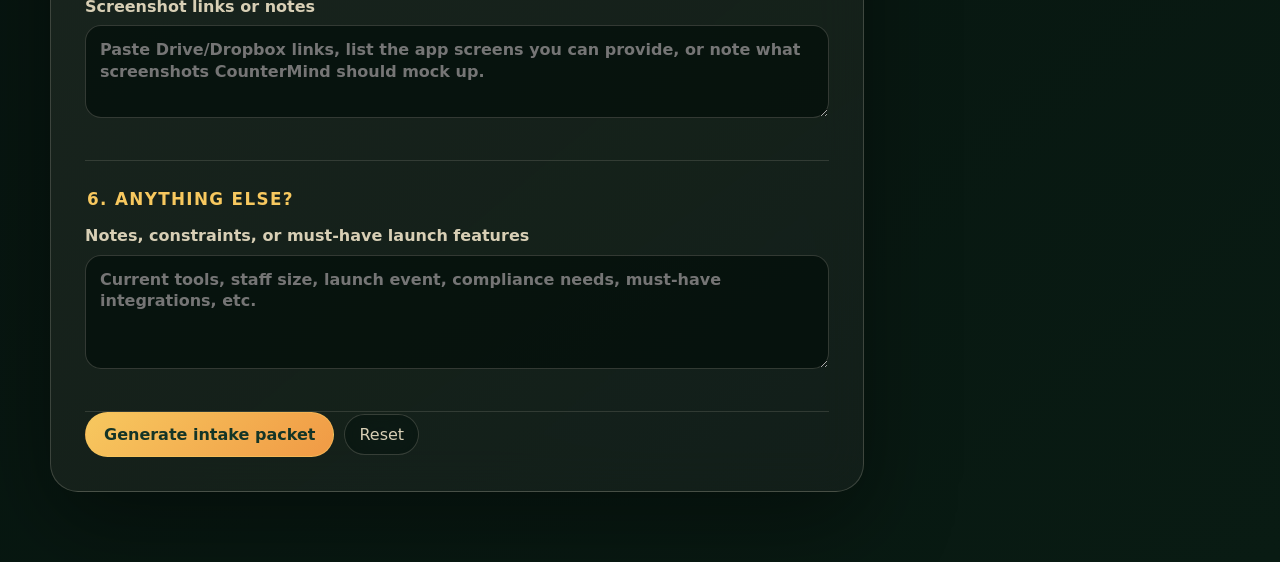
<file: site/get-started.html>
<!doctype html>
<html lang="en">
  <head>
    <meta charset="utf-8" />
    <meta name="viewport" content="width=device-width, initial-scale=1" />
    <meta
      name="description"
      content="Start a CounterMind merchant onboarding intake for an AI-native hosted merchant operating system."
    />
    <title>Get Started — CounterMind</title>
    <link rel="stylesheet" href="styles.css" />
  </head>
  <body class="intake-page">
    <div class="ambient ambient-one"></div>
    <div class="ambient ambient-two"></div>

    <header class="topbar intake-topbar">
      <a class="brand" href="index.html#1" aria-label="Back to CounterMind deck">
        <span class="brand-mark">CM</span>
        <span>
          <strong>CounterMind</strong>
          <small>AI-native merchant onboarding</small>
        </span>
      </a>
      <div class="topbar-actions">
        <a class="ghost-button" href="index.html#20">Deck</a>
        <a class="ghost-button" href="architecture.html">Architecture</a>
        <a class="ghost-button" href="docs/merchant-onboarding-requirements.md">Worksheet</a>
      </div>
    </header>

    <main class="intake-shell">
      <section class="intake-hero">
        <p class="eyebrow">Get started</p>
        <h1>Merchant launch intake</h1>
        <p class="lead">
          Tell us enough to scope your AI-native CounterMind rollout: customer app, mobile ordering,
          sats rewards, staff ops, inventory, reporting, and merchant agents.
        </p>
        <div class="intake-promise">
          <span>AI-native hosted platform</span>
          <span>Bring Square + brand assets</span>
          <span>Native apps optional</span>
        </div>
      </section>

      <section class="product-gallery" aria-labelledby="product-gallery-title">
        <div class="gallery-heading">
          <p class="eyebrow">Product screenshots</p>
          <h2 id="product-gallery-title">The Trails Coffee reference app already covers ordering, rewards, community, and sats flows.</h2>
          <p>
            These screens can be swapped for each merchant’s brand during onboarding. JP can provide more screenshots for the deck, app stores, and sales demos.
          </p>
        </div>
        <div class="gallery-strip">
          <figure><img src="assets/screenshots/01-home-rewards.jpg" alt="Home screen with order button and rewards progress" loading="lazy" /><figcaption>Home + rewards</figcaption></figure>
          <figure><img src="assets/screenshots/02-menu-order.jpg" alt="Menu screen with espresso drink list" loading="lazy" /><figcaption>Menu</figcaption></figure>
          <figure><img src="assets/screenshots/03-cart-sats-discount.jpg" alt="Cart screen with sats price discount" loading="lazy" /><figcaption>Cart + sats discount</figcaption></figure>
          <figure><img src="assets/screenshots/04-checkout-card.jpg" alt="Checkout screen with pay by card selected" loading="lazy" /><figcaption>Card checkout</figcaption></figure>
          <figure><img src="assets/screenshots/05-checkout-sats-paying.jpg" alt="Checkout screen paying with sats" loading="lazy" /><figcaption>Sats checkout</figcaption></figure>
          <figure><img src="assets/screenshots/06-social-feed-zaps.jpg" alt="Community feed with zap button" loading="lazy" /><figcaption>Social + zaps</figcaption></figure>
          <figure><img src="assets/screenshots/07-events-calendar.jpg" alt="Events calendar screen" loading="lazy" /><figcaption>Events</figcaption></figure>
          <figure><img src="assets/screenshots/08-fundraisers-list.jpg" alt="Fundraiser list screen" loading="lazy" /><figcaption>Fundraisers</figcaption></figure>
          <figure><img src="assets/screenshots/09-fundraiser-detail-qr.jpg" alt="Fundraiser detail with QR code" loading="lazy" /><figcaption>Lightning QR</figcaption></figure>
          <figure><img src="assets/screenshots/10-donate-sats.jpg" alt="Donate modal with sats amount buttons" loading="lazy" /><figcaption>Sats donation</figcaption></figure>
          <figure><img src="assets/screenshots/11-marketplace-services.jpg" alt="Marketplace services listings" loading="lazy" /><figcaption>Marketplace</figcaption></figure>
          <figure><img src="assets/screenshots/12-wallet-receive.jpg" alt="Wallet receive QR and recent activity" loading="lazy" /><figcaption>Wallet receive</figcaption></figure>
          <figure><img src="assets/screenshots/13-wallet-settings-identity.jpg" alt="Wallet settings with Spark and Nostr identity" loading="lazy" /><figcaption>Identity settings</figcaption></figure>
          <figure><img src="assets/screenshots/14-wallet-backup.jpg" alt="Wallet backup and iCloud backup screen" loading="lazy" /><figcaption>Seed backup</figcaption></figure>
          <figure><img src="assets/screenshots/15-chat-order-help.jpg" alt="Chat assistant order help" loading="lazy" /><figcaption>Shop chat</figcaption></figure>
        </div>
      </section>

      <section class="intake-grid">
        <form id="merchant-intake-form" class="intake-form" novalidate>
          <fieldset>
            <legend>1. Business basics</legend>
            <div class="form-row two">
              <label>
                Business name
                <input name="businessName" autocomplete="organization" required placeholder="Example: Cedar & Steam Coffee" />
              </label>
              <label>
                Contact name
                <input name="contactName" autocomplete="name" required placeholder="Owner / operator" />
              </label>
            </div>
            <div class="form-row two">
              <label>
                Email
                <input name="email" type="email" autocomplete="email" required placeholder="owner@example.com" />
              </label>
              <label>
                Website / Instagram
                <input name="website" autocomplete="url" placeholder="https://… or @handle" />
              </label>
            </div>
            <div class="form-row three">
              <label>
                Business type
                <select name="businessType" required>
                  <option value="">Choose one</option>
                  <option>Cafe / coffee shop</option>
                  <option>Bakery</option>
                  <option>Food truck</option>
                  <option>Restaurant</option>
                  <option>Brewery / taproom</option>
                  <option>Retail</option>
                  <option>Gym / studio</option>
                  <option>Other local merchant</option>
                </select>
              </label>
              <label>
                Locations
                <input name="locations" inputmode="numeric" placeholder="1" />
              </label>
              <label>
                POS today
                <select name="posSystem">
                  <option>Square</option>
                  <option>Toast</option>
                  <option>Lightspeed</option>
                  <option>Clover</option>
                  <option>Shopify POS</option>
                  <option>Other / not sure</option>
                </select>
              </label>
            </div>
          </fieldset>

          <fieldset>
            <legend>2. What should CounterMind automate first?</legend>
            <div class="checkbox-grid">
              <label><input type="checkbox" name="modules" value="Branded customer PWA" /> Branded customer PWA</label>
              <label><input type="checkbox" name="modules" value="Native iOS app" /> Native iOS app</label>
              <label><input type="checkbox" name="modules" value="Native Android app" /> Native Android app</label>
              <label><input type="checkbox" name="modules" value="Mobile ordering" /> Mobile ordering</label>
              <label><input type="checkbox" name="modules" value="BTCPay sats rewards" /> BTCPay sats rewards</label>
              <label><input type="checkbox" name="modules" value="Spark wallet / Lightning addresses" /> Spark wallet / Lightning addresses</label>
              <label><input type="checkbox" name="modules" value="Nostr identity + shop chat" /> Nostr identity + shop chat</label>
              <label><input type="checkbox" name="modules" value="AI-native merchant assistant" /> AI-native merchant assistant</label>
              <label><input type="checkbox" name="modules" value="Staff checklists" /> Staff checklists</label>
              <label><input type="checkbox" name="modules" value="Inventory reporting" /> Inventory reporting</label>
              <label><input type="checkbox" name="modules" value="Discrepancy tracking" /> Discrepancy tracking</label>
              <label><input type="checkbox" name="modules" value="Financial / owner briefings" /> Financial / owner briefings</label>
            </div>
          </fieldset>

          <fieldset class="custom-question">
            <legend>3. The custom onboarding question</legend>
            <label>
              If CounterMind could remove one recurring weekly headache from your business in the next 30 days, what would it be — and what would “fixed” look like?
              <textarea
                name="weeklyHeadache"
                rows="5"
                required
                placeholder="Example: We keep running out of oat milk by Sunday. Fixed means staff can see the forecast, count inventory, and get an automatic reorder warning before the weekend."
              ></textarea>
            </label>
          </fieldset>

          <fieldset>
            <legend>4. Credentials and readiness</legend>
            <div class="form-row three">
              <label>
                Square readiness
                <select name="squareReadiness">
                  <option>We use Square and can provide API access</option>
                  <option>We use Square but need help creating API credentials</option>
                  <option>We do not use Square</option>
                  <option>Not sure</option>
                </select>
              </label>
              <label>
                Bitcoin / rewards readiness
                <select name="bitcoinReadiness">
                  <option>We want CounterMind-hosted sats rewards</option>
                  <option>We have our own BTCPay Server</option>
                  <option>We want to learn before enabling rewards</option>
                  <option>No Bitcoin rewards for launch</option>
                </select>
              </label>
              <label>
                Timeline
                <select name="timeline">
                  <option>ASAP pilot</option>
                  <option>Next 30 days</option>
                  <option>1–3 months</option>
                  <option>Researching only</option>
                </select>
              </label>
            </div>
            <label>
              Domains you want to use
              <input name="domains" placeholder="example.com, app.example.com, pay.example.com" />
            </label>
          </fieldset>

          <fieldset>
            <legend>5. Assets and screenshots</legend>
            <div class="form-row two">
              <label>
                Brand assets status
                <select name="brandAssets">
                  <option>Logo, colors, photos ready</option>
                  <option>Logo ready, photos needed</option>
                  <option>Need help packaging assets</option>
                  <option>Starting from scratch</option>
                </select>
              </label>
              <label>
                App screenshots / demo visuals
                <select name="screenshotsStatus">
                  <option>I can provide screenshots now</option>
                  <option>I can provide screenshots later</option>
                  <option>Use Trails Coffee screenshots for demo</option>
                  <option>Need CounterMind to create mockups</option>
                </select>
              </label>
            </div>
            <label>
              Screenshot links or notes
              <textarea name="screenshotNotes" rows="3" placeholder="Paste Drive/Dropbox links, list the app screens you can provide, or note what screenshots CounterMind should mock up."></textarea>
            </label>
          </fieldset>

          <fieldset>
            <legend>6. Anything else?</legend>
            <label>
              Notes, constraints, or must-have launch features
              <textarea name="notes" rows="4" placeholder="Current tools, staff size, launch event, compliance needs, must-have integrations, etc."></textarea>
            </label>
          </fieldset>

          <div class="form-actions">
            <button class="primary-button" type="submit">Generate intake packet</button>
            <button class="ghost-button" type="reset">Reset</button>
          </div>
        </form>

        <aside class="intake-sidecar">
          <div class="sidecar-card">
            <h2>What happens next?</h2>
            <ol>
              <li>Generate the intake packet.</li>
              <li>Copy it or download the JSON.</li>
              <li>Send screenshots separately if they are files.</li>
              <li>CounterMind scopes hosted setup, native apps, AI agents, rewards, and staff ops.</li>
            </ol>
          </div>

          <div class="screenshot-card">
            <h2>Screenshot set you can provide</h2>
            <div class="screenshot-slots" aria-label="Suggested screenshot checklist">
              <span>Home</span>
              <span>Order</span>
              <span>Cart</span>
              <span>Wallet</span>
              <span>Rewards</span>
              <span>Chat</span>
              <span>Staff checklist</span>
              <span>Owner briefing</span>
            </div>
            <p>
              For now this form accepts screenshot links/notes. If you send actual image files, we can add them to the deck or website gallery.
            </p>
          </div>

          <div id="intake-output" class="output-card" hidden>
            <h2>Generated intake packet</h2>
            <textarea id="intake-summary" readonly rows="14"></textarea>
            <div class="output-actions">
              <button id="copy-intake" class="primary-button" type="button">Copy packet</button>
              <button id="download-intake" class="ghost-button" type="button">Download JSON</button>
              <a id="email-intake" class="ghost-button" href="#">Open email draft</a>
            </div>
            <p id="copy-status" class="copy-status" aria-live="polite"></p>
          </div>
        </aside>
      </section>
    </main>

    <script src="intake.js"></script>
  </body>
</html>
</file>
<file: site/styles.css>
:root {
  color-scheme: dark;
  --bg: #06120e;
  --bg-2: #0c2018;
  --panel: rgba(246, 239, 221, 0.08);
  --panel-strong: rgba(246, 239, 221, 0.14);
  --cream: #f6efdd;
  --cream-soft: #d8cfb5;
  --muted: #9fae9c;
  --green: #123d2c;
  --green-2: #1f6f4a;
  --mint: #91e6ad;
  --gold: #f7c85f;
  --orange: #f08b4f;
  --line: rgba(246, 239, 221, 0.18);
  --shadow: 0 30px 90px rgba(0, 0, 0, 0.4);
  --radius: 28px;
  --radius-sm: 16px;
  --font: ui-sans-serif, system-ui, -apple-system, BlinkMacSystemFont, "SF Pro Display", "Segoe UI", sans-serif;
  --mono: ui-monospace, SFMono-Regular, Menlo, Monaco, Consolas, "Liberation Mono", monospace;
}

* {
  box-sizing: border-box;
}

html,
body {
  min-height: 100%;
  margin: 0;
  overflow: hidden;
  background:
    radial-gradient(circle at 12% 10%, rgba(31, 111, 74, 0.5), transparent 28rem),
    radial-gradient(circle at 90% 20%, rgba(247, 200, 95, 0.16), transparent 24rem),
    radial-gradient(circle at 50% 120%, rgba(145, 230, 173, 0.12), transparent 28rem),
    linear-gradient(140deg, #04100c, var(--bg) 45%, #091b13);
  color: var(--cream);
  font-family: var(--font);
}

body::before {
  position: fixed;
  inset: 0;
  z-index: -3;
  pointer-events: none;
  content: "";
  opacity: 0.18;
  background-image:
    linear-gradient(rgba(246, 239, 221, 0.06) 1px, transparent 1px),
    linear-gradient(90deg, rgba(246, 239, 221, 0.06) 1px, transparent 1px);
  background-size: 72px 72px;
  mask-image: radial-gradient(circle at 50% 50%, black, transparent 78%);
}

.ambient {
  position: fixed;
  z-index: -2;
  filter: blur(22px);
  border-radius: 999px;
  opacity: 0.55;
  pointer-events: none;
}

.ambient-one {
  width: 24rem;
  height: 24rem;
  left: -8rem;
  bottom: 6rem;
  background: rgba(31, 111, 74, 0.34);
}

.ambient-two {
  width: 18rem;
  height: 18rem;
  right: -4rem;
  top: 7rem;
  background: rgba(247, 200, 95, 0.14);
}

.topbar,
.bottombar {
  position: fixed;
  left: clamp(18px, 3vw, 44px);
  right: clamp(18px, 3vw, 44px);
  z-index: 10;
  display: flex;
  align-items: center;
  justify-content: space-between;
  color: var(--cream-soft);
}

.topbar {
  top: 22px;
}

.bottombar {
  bottom: 22px;
  gap: 18px;
}

.brand {
  display: inline-flex;
  gap: 12px;
  align-items: center;
  color: var(--cream);
  text-decoration: none;
}

.brand-mark {
  display: grid;
  width: 42px;
  height: 42px;
  place-items: center;
  border: 1px solid var(--line);
  border-radius: 14px;
  background: linear-gradient(145deg, rgba(246, 239, 221, 0.16), rgba(145, 230, 173, 0.08));
  color: var(--gold);
  font-weight: 900;
  letter-spacing: -0.08em;
}

.brand strong,
.brand small {
  display: block;
}

.brand small {
  margin-top: 2px;
  color: var(--muted);
  font-size: 0.75rem;
}

.topbar-actions {
  display: flex;
  gap: 10px;
  align-items: center;
}

.slide-count,
.ghost-button {
  border: 1px solid var(--line);
  border-radius: 999px;
  background: rgba(5, 18, 14, 0.56);
  color: var(--cream-soft);
  backdrop-filter: blur(18px);
}

.slide-count {
  padding: 10px 14px;
  font-size: 0.82rem;
}

.ghost-button {
  padding: 10px 14px;
  cursor: pointer;
  font: inherit;
  transition: 180ms ease;
}

.ghost-button:hover,
.ghost-button[aria-pressed="true"] {
  border-color: rgba(247, 200, 95, 0.45);
  color: var(--cream);
  transform: translateY(-1px);
}

.deck {
  position: relative;
  width: 100vw;
  height: 100vh;
}

.slide {
  position: absolute;
  inset: 0;
  display: none;
  width: 100%;
  height: 100%;
  padding: clamp(84px, 9vh, 112px) clamp(32px, 6vw, 92px) clamp(76px, 8vh, 100px);
  overflow: hidden;
}

.slide.active {
  display: block;
  animation: slideIn 420ms cubic-bezier(0.2, 0.8, 0.2, 1);
}

@keyframes slideIn {
  from {
    opacity: 0;
    transform: translateY(18px) scale(0.99);
  }
  to {
    opacity: 1;
    transform: translateY(0) scale(1);
  }
}

.slide::after {
  position: absolute;
  right: clamp(24px, 5vw, 72px);
  bottom: clamp(72px, 9vh, 110px);
  z-index: -1;
  width: min(42vw, 560px);
  height: min(42vw, 560px);
  content: "";
  border: 1px solid rgba(246, 239, 221, 0.08);
  border-radius: 50%;
  background: radial-gradient(circle, rgba(145, 230, 173, 0.08), transparent 62%);
}

.eyebrow {
  margin: 0 0 18px;
  color: var(--gold);
  font-size: clamp(0.78rem, 1.2vw, 0.95rem);
  font-weight: 800;
  letter-spacing: 0.14em;
  text-transform: uppercase;
}

h1,
h2,
h3,
p {
  margin-top: 0;
}

h1 {
  max-width: 9ch;
  margin-bottom: 18px;
  font-size: clamp(5.8rem, 15vw, 13.5rem);
  line-height: 0.78;
  letter-spacing: -0.095em;
}

h2 {
  max-width: 1040px;
  margin-bottom: 34px;
  font-size: clamp(2.55rem, 5.5vw, 6.1rem);
  line-height: 0.92;
  letter-spacing: -0.072em;
}

h3 {
  margin-bottom: 10px;
  color: var(--cream);
  font-size: clamp(1.02rem, 1.5vw, 1.35rem);
  line-height: 1.06;
  letter-spacing: -0.035em;
}

.lead {
  max-width: 760px;
  color: var(--cream-soft);
  font-size: clamp(1.08rem, 2vw, 1.55rem);
  line-height: 1.42;
}

.hero-subtitle {
  margin-bottom: 22px;
  color: var(--mint);
  font-size: clamp(1.5rem, 3.3vw, 3rem);
  line-height: 1;
  letter-spacing: -0.055em;
}

.slide-grid,
.split,
.three-column,
.proof-grid,
.feature-showcase,
.chat-layout,
.pricing-grid,
.moat-grid,
.ask-grid {
  display: grid;
  gap: clamp(18px, 3vw, 36px);
}

.hero-grid {
  grid-template-columns: minmax(0, 1fr) minmax(360px, 0.68fr);
  align-items: center;
  height: 100%;
}

.hero-actions,
.pill-row {
  display: flex;
  flex-wrap: wrap;
  gap: 10px;
}

.hero-actions span,
.pill-row span {
  padding: 10px 14px;
  border: 1px solid var(--line);
  border-radius: 999px;
  background: rgba(246, 239, 221, 0.07);
  color: var(--cream-soft);
  font-size: 0.95rem;
}

.device-cluster {
  position: relative;
  min-height: 520px;
}

.phone,
.feature-phone,
.dashboard-card,
.briefing-card,
.identity-card,
.chat-window,
.fit-card,
.card,
.price-card,
.proof-grid article,
.moat-grid article,
.ask-grid article,
.ops-step,
.revenue-wheel div {
  border: 1px solid var(--line);
  border-radius: var(--radius);
  background:
    linear-gradient(145deg, rgba(246, 239, 221, 0.12), rgba(246, 239, 221, 0.05)),
    rgba(5, 18, 14, 0.54);
  box-shadow: var(--shadow);
  backdrop-filter: blur(22px);
}

.phone {
  position: absolute;
  right: 40px;
  top: 2px;
  width: 250px;
  height: 500px;
  padding: 22px;
  border-radius: 38px;
  transform: rotate(4deg);
}

.phone-left {
  right: 54px;
}

.phone-header {
  width: 74px;
  height: 8px;
  margin: 0 auto 30px;
  border-radius: 999px;
  background: rgba(246, 239, 221, 0.22);
}

.app-card {
  padding: 18px;
  margin-bottom: 14px;
  border-radius: 18px;
  font-weight: 800;
}

.app-card.green {
  background: linear-gradient(135deg, var(--green-2), #2a9b66);
  color: #edfff4;
}

.app-card.cream {
  background: var(--cream);
  color: #153628;
}

.app-card.outline {
  border: 1px solid var(--line);
  color: var(--cream-soft);
}

.dashboard-card {
  position: absolute;
  right: 220px;
  bottom: 32px;
  width: min(390px, 80vw);
  padding: 24px;
}

.dashboard-topline,
.briefing-header,
.metric-row {
  display: flex;
  align-items: center;
  justify-content: space-between;
}

.dashboard-topline {
  margin-bottom: 22px;
  color: var(--gold);
  font-weight: 800;
}

.metric-row {
  padding: 12px 0;
  border-top: 1px solid var(--line);
  color: var(--cream-soft);
}

.metric-row b {
  color: var(--mint);
}

.sparkline {
  height: 70px;
  margin-top: 16px;
  border-radius: 18px;
  background:
    linear-gradient(120deg, transparent 0 12%, rgba(145, 230, 173, 0.22) 12% 18%, transparent 18% 31%, rgba(247, 200, 95, 0.25) 31% 36%, transparent 36% 52%, rgba(145, 230, 173, 0.28) 52% 60%, transparent 60%),
    linear-gradient(to top, rgba(145, 230, 173, 0.18), transparent),
    rgba(246, 239, 221, 0.06);
}

.split {
  grid-template-columns: minmax(0, 0.92fr) minmax(380px, 1fr);
  align-items: start;
}

.split.reverse {
  grid-template-columns: minmax(380px, 0.72fr) minmax(0, 1fr);
}

.pain-list,
.check-list,
.two-column-list ul {
  padding: 0;
  margin: 0;
  list-style: none;
}

.pain-list li,
.check-list li,
.two-column-list li {
  position: relative;
  padding: 12px 0 12px 34px;
  border-bottom: 1px solid rgba(246, 239, 221, 0.1);
  color: var(--cream-soft);
  font-size: clamp(1rem, 1.45vw, 1.25rem);
}

.pain-list li::before,
.check-list li::before,
.two-column-list li::before {
  position: absolute;
  left: 0;
  color: var(--gold);
  content: "✦";
}

.check-list li::before,
.two-column-list li::before {
  color: var(--mint);
  content: "✓";
}

.messy-stack,
.merchant-grid {
  display: flex;
  flex-wrap: wrap;
  gap: 14px;
  align-content: start;
  padding: 32px;
  border: 1px solid var(--line);
  border-radius: var(--radius);
  background: rgba(246, 239, 221, 0.06);
}

.messy-stack span,
.merchant-grid span {
  padding: 16px 18px;
  border: 1px solid rgba(246, 239, 221, 0.18);
  border-radius: 18px;
  background: rgba(5, 18, 14, 0.5);
  color: var(--cream);
  font-weight: 850;
}

.three-column,
.pricing-grid,
.moat-grid,
.ask-grid {
  grid-template-columns: repeat(3, minmax(0, 1fr));
}

.three-column.compact {
  margin-top: 30px;
}

.card,
.proof-grid article,
.moat-grid article,
.ask-grid article,
.price-card {
  padding: clamp(20px, 2.5vw, 32px);
}

.card p,
.proof-grid p,
.moat-grid p,
.ask-grid p,
.price-card p,
.fit-card p,
.ops-step small,
.revenue-wheel span,
.ai-capabilities span {
  color: var(--cream-soft);
  line-height: 1.45;
}

.icon {
  display: inline-grid;
  width: 48px;
  height: 48px;
  margin-bottom: 18px;
  place-items: center;
  border-radius: 16px;
  background: rgba(247, 200, 95, 0.13);
  font-size: 1.35rem;
}

.statement {
  max-width: 960px;
  margin: 34px 0 0;
  color: var(--mint);
  font-size: clamp(1.25rem, 2.2vw, 2rem);
  font-weight: 850;
  line-height: 1.18;
  letter-spacing: -0.045em;
}

.statement.small {
  font-size: clamp(1.05rem, 1.7vw, 1.38rem);
}

.layered-system {
  display: grid;
  gap: 16px;
  max-width: 1080px;
}

.layer {
  display: grid;
  grid-template-columns: minmax(190px, 0.28fr) 1fr;
  gap: 20px;
  align-items: center;
  padding: 24px 28px;
  border: 1px solid var(--line);
  border-radius: 22px;
  background: rgba(246, 239, 221, 0.07);
}

.layer strong {
  color: var(--cream);
  font-size: clamp(1.12rem, 1.7vw, 1.45rem);
}

.layer span {
  color: var(--cream-soft);
}

.layer-customer { border-color: rgba(145, 230, 173, 0.32); }
.layer-ops { border-color: rgba(247, 200, 95, 0.3); }
.layer-intel { border-color: rgba(240, 139, 79, 0.3); }
.layer-open { border-color: rgba(246, 239, 221, 0.22); }

.proof-grid {
  grid-template-columns: repeat(3, minmax(0, 1fr));
}

.proof-grid article {
  min-height: 180px;
}

.feature-showcase {
  grid-template-columns: minmax(280px, 0.42fr) minmax(0, 1fr);
  align-items: center;
}

.feature-phone {
  min-height: 520px;
  padding: 30px;
  border-radius: 42px;
}

.feature-phone h3 {
  font-size: 2rem;
}

.tab-row {
  display: flex;
  gap: 8px;
  margin-bottom: 28px;
}

.tab-row span {
  flex: 1;
  padding: 9px;
  border-radius: 999px;
  background: rgba(246, 239, 221, 0.08);
  color: var(--cream-soft);
  text-align: center;
  font-size: 0.78rem;
}

.two-column-list {
  display: grid;
  grid-template-columns: repeat(2, minmax(0, 1fr));
  gap: 28px;
}

.architecture-row {
  display: grid;
  grid-template-columns: 1.2fr auto 1.2fr auto 1fr auto 1fr;
  gap: 12px;
  align-items: center;
  margin-bottom: 18px;
}

.node {
  min-height: 126px;
  display: grid;
  place-items: center;
  padding: 22px;
  border: 1px solid var(--line);
  border-radius: 24px;
  background: rgba(246, 239, 221, 0.07);
  color: var(--cream);
  font-weight: 900;
  text-align: center;
  line-height: 1.1;
}

.node small {
  color: var(--cream-soft);
  font-weight: 650;
}

.node.accent {
  border-color: rgba(247, 200, 95, 0.55);
  background: linear-gradient(145deg, rgba(247, 200, 95, 0.16), rgba(246, 239, 221, 0.06));
}

.arrow {
  color: var(--gold);
  font-size: 2rem;
  font-weight: 900;
}

.footnote {
  margin-top: 22px;
  padding: 16px 18px;
  border: 1px solid rgba(247, 200, 95, 0.22);
  border-radius: 18px;
  background: rgba(247, 200, 95, 0.07);
  color: var(--cream-soft);
}

code {
  font-family: var(--mono);
  color: var(--mint);
}

.identity-card {
  padding: 34px;
}

.avatar {
  display: inline-grid;
  width: 78px;
  height: 78px;
  margin-bottom: 28px;
  place-items: center;
  border-radius: 24px;
  background: linear-gradient(145deg, var(--green-2), var(--green));
  color: var(--cream);
  font-family: var(--mono);
  font-weight: 900;
}

.chat-layout {
  grid-template-columns: minmax(380px, 0.82fr) minmax(0, 1fr);
  align-items: stretch;
}

.chat-window {
  padding: 24px;
}

.bubble {
  max-width: 88%;
  padding: 14px 16px;
  margin: 12px 0;
  border-radius: 18px;
  line-height: 1.35;
}

.bubble.user {
  margin-left: auto;
  background: var(--cream);
  color: #143527;
  font-weight: 750;
}

.bubble.ai {
  background: rgba(145, 230, 173, 0.12);
  color: var(--cream-soft);
}

.ai-capabilities {
  display: grid;
  gap: 14px;
}

.ai-capabilities article {
  padding: 24px;
  border: 1px solid var(--line);
  border-radius: 22px;
  background: rgba(246, 239, 221, 0.06);
}

.ai-capabilities strong,
.ai-capabilities span {
  display: block;
}

.ai-capabilities strong {
  margin-bottom: 8px;
  color: var(--gold);
}

.ops-flow {
  display: grid;
  grid-template-columns: repeat(3, minmax(0, 1fr));
  gap: 18px;
}

.ops-step {
  padding: 26px;
}

.ops-step span {
  display: inline-grid;
  width: 42px;
  height: 42px;
  margin-bottom: 18px;
  place-items: center;
  border-radius: 50%;
  background: var(--gold);
  color: #143527;
  font-weight: 950;
}

.ops-step strong,
.ops-step small {
  display: block;
}

.ops-step strong {
  margin-bottom: 8px;
  font-size: 1.25rem;
}

.lower {
  margin-top: 26px;
}

.briefing-card {
  max-width: 1040px;
  padding: 30px;
}

.briefing-header {
  margin-bottom: 22px;
}

.briefing-header span {
  color: var(--gold);
  font-weight: 850;
  text-transform: uppercase;
  letter-spacing: 0.12em;
}

.briefing-grid {
  display: grid;
  grid-template-columns: repeat(4, minmax(0, 1fr));
  gap: 14px;
}

.briefing-grid article {
  padding: 20px;
  border-radius: 18px;
  background: rgba(246, 239, 221, 0.07);
}

.briefing-grid small,
.briefing-grid b,
.briefing-grid em {
  display: block;
}

.briefing-grid small {
  color: var(--muted);
}

.briefing-grid b {
  margin: 8px 0 4px;
  color: var(--cream);
  font-size: 1.9rem;
  letter-spacing: -0.05em;
}

.briefing-grid em {
  color: var(--mint);
  font-style: normal;
}

.pill-row {
  max-width: 1050px;
  margin-top: 28px;
}

.stack-diagram {
  display: grid;
  gap: 12px;
}

.stack-row {
  display: grid;
  grid-template-columns: 140px repeat(4, minmax(0, 1fr));
  gap: 10px;
  align-items: center;
}

.stack-row span,
.stack-row b {
  padding: 16px;
  border: 1px solid var(--line);
  border-radius: 16px;
}

.stack-row span {
  color: var(--gold);
  font-weight: 900;
  text-transform: uppercase;
  letter-spacing: 0.08em;
  font-size: 0.76rem;
}

.stack-row b {
  min-height: 56px;
  display: grid;
  place-items: center;
  background: rgba(246, 239, 221, 0.06);
  color: var(--cream-soft);
  text-align: center;
  font-size: 0.95rem;
}

.price-card {
  position: relative;
  min-height: 290px;
}

.price-card.highlighted {
  border-color: rgba(247, 200, 95, 0.5);
  background: linear-gradient(145deg, rgba(247, 200, 95, 0.14), rgba(246, 239, 221, 0.06));
}

.tier {
  display: inline-block;
  margin-bottom: 28px;
  padding: 8px 12px;
  border-radius: 999px;
  background: rgba(145, 230, 173, 0.1);
  color: var(--mint);
  font-size: 0.82rem;
  font-weight: 900;
  letter-spacing: 0.08em;
  text-transform: uppercase;
}

.merchant-grid {
  max-width: 1060px;
}

.fit-card {
  max-width: 980px;
  margin-top: 28px;
  padding: 28px;
}

.revenue-wheel {
  display: grid;
  grid-template-columns: repeat(5, minmax(0, 1fr));
  gap: 14px;
}

.revenue-wheel div {
  min-height: 190px;
  display: flex;
  flex-direction: column;
  justify-content: space-between;
  padding: 22px;
}

.revenue-wheel strong {
  color: var(--cream);
  font-size: 1.15rem;
}

.timeline {
  display: grid;
  grid-template-columns: repeat(4, minmax(0, 1fr));
  gap: 14px;
}

.timeline article {
  position: relative;
  min-height: 300px;
  padding: 26px;
  border: 1px solid var(--line);
  border-radius: var(--radius);
  background: rgba(246, 239, 221, 0.06);
}

.timeline span {
  display: block;
  margin-bottom: 54px;
  color: rgba(247, 200, 95, 0.52);
  font-size: 4rem;
  font-weight: 950;
  line-height: 0.8;
  letter-spacing: -0.08em;
}

.timeline p {
  color: var(--cream-soft);
  line-height: 1.45;
}

.moat-grid {
  grid-template-columns: repeat(4, minmax(0, 1fr));
}

.ask-grid {
  margin-bottom: 36px;
}

.closing-line {
  max-width: 1100px;
  color: var(--mint);
  font-size: clamp(2rem, 4.3vw, 4.8rem);
  font-weight: 950;
  line-height: 0.95;
  letter-spacing: -0.065em;
}

.speaker-notes {
  display: none;
  position: absolute;
  right: clamp(32px, 6vw, 92px);
  bottom: 78px;
  left: clamp(32px, 6vw, 92px);
  padding: 16px 18px;
  border: 1px solid rgba(247, 200, 95, 0.28);
  border-radius: 18px;
  background: rgba(5, 18, 14, 0.82);
  color: var(--cream-soft);
  font-size: 0.95rem;
  line-height: 1.4;
  backdrop-filter: blur(20px);
}

body.show-notes .speaker-notes {
  display: block;
}

.progress {
  flex: 1;
  height: 8px;
  overflow: hidden;
  border: 1px solid var(--line);
  border-radius: 999px;
  background: rgba(246, 239, 221, 0.08);
}

.progress span {
  display: block;
  width: 0;
  height: 100%;
  border-radius: inherit;
  background: linear-gradient(90deg, var(--mint), var(--gold));
  transition: width 240ms ease;
}

.keyboard-hint {
  color: var(--muted);
  font-size: 0.82rem;
  white-space: nowrap;
}

@media (max-width: 980px) {
  html,
  body {
    overflow: auto;
  }

  .topbar,
  .bottombar {
    position: static;
    padding: 16px;
  }

  .bottombar {
    display: none;
  }

  .deck {
    height: auto;
  }

  .slide,
  .slide.active {
    position: relative;
    display: block;
    min-height: auto;
    padding: 48px 20px;
    animation: none;
  }

  .slide::after,
  .speaker-notes,
  .topbar-actions {
    display: none !important;
  }

  .hero-grid,
  .split,
  .split.reverse,
  .feature-showcase,
  .chat-layout,
  .three-column,
  .proof-grid,
  .pricing-grid,
  .moat-grid,
  .ask-grid,
  .ops-flow,
  .briefing-grid,
  .timeline,
  .revenue-wheel {
    grid-template-columns: 1fr;
  }

  .device-cluster {
    min-height: 520px;
  }

  .phone {
    right: 22px;
  }

  .dashboard-card {
    right: auto;
    left: 0;
  }

  .architecture-row {
    grid-template-columns: 1fr;
  }

  .arrow {
    transform: rotate(90deg);
    text-align: center;
  }

  .stack-row {
    grid-template-columns: 1fr;
  }

  .two-column-list {
    grid-template-columns: 1fr;
  }
}

@media print {
  @page {
    size: 16in 9in;
    margin: 0;
  }

  html,
  body {
    overflow: visible;
    background: #06120e !important;
    print-color-adjust: exact;
    -webkit-print-color-adjust: exact;
  }

  .topbar,
  .bottombar,
  .ambient {
    display: none !important;
  }

  .deck {
    width: auto;
    height: auto;
  }

  .slide,
  .slide.active {
    position: relative;
    display: block !important;
    width: 16in;
    height: 9in;
    page-break-after: always;
    padding: 0.75in 0.82in 0.72in;
    overflow: hidden;
    animation: none;
  }

  .speaker-notes {
    display: none !important;
  }
}

.requirements-slide h2 {
  max-width: 1160px;
  margin-bottom: 18px;
  font-size: clamp(2rem, 4.2vw, 4.5rem);
}

.requirements-layout {
  display: grid;
  grid-template-columns: repeat(3, minmax(0, 1fr));
  gap: 14px;
}

.requirements-card {
  padding: 18px 20px;
  border: 1px solid var(--line);
  border-radius: 24px;
  background: rgba(246, 239, 221, 0.07);
  box-shadow: var(--shadow);
  backdrop-filter: blur(22px);
}

.requirements-card h3 {
  margin-bottom: 12px;
  color: var(--gold);
  font-size: clamp(1rem, 1.35vw, 1.18rem);
  letter-spacing: -0.02em;
}

.requirements-card ul {
  padding: 0;
  margin: 0;
  list-style: none;
}

.requirements-card li {
  position: relative;
  padding: 5px 0 5px 20px;
  border-bottom: 1px solid rgba(246, 239, 221, 0.08);
  color: var(--cream-soft);
  font-size: clamp(0.7rem, 0.95vw, 0.86rem);
  line-height: 1.24;
}

.requirements-card li::before {
  position: absolute;
  left: 0;
  color: var(--mint);
  content: "✓";
  font-weight: 900;
}

.repo-matrix {
  display: flex;
  flex-wrap: wrap;
  gap: 8px;
  align-items: center;
  margin-top: 14px;
  padding: 12px;
  border: 1px solid rgba(145, 230, 173, 0.25);
  border-radius: 18px;
  background: rgba(145, 230, 173, 0.07);
}

.repo-matrix strong {
  margin-right: 4px;
  color: var(--mint);
  font-size: 0.9rem;
}

.repo-matrix span {
  padding: 7px 10px;
  border: 1px solid rgba(246, 239, 221, 0.14);
  border-radius: 999px;
  background: rgba(5, 18, 14, 0.44);
  color: var(--cream-soft);
  font-family: var(--mono);
  font-size: clamp(0.66rem, 0.86vw, 0.82rem);
}

.requirements-footnote {
  margin-top: 12px;
  font-size: clamp(0.66rem, 0.82vw, 0.78rem);
}

.requirements-slide .requirements-card {
  background: linear-gradient(145deg, rgba(246, 239, 221, 0.16), rgba(246, 239, 221, 0.08)), rgba(5, 18, 14, 0.78);
  border-color: rgba(246, 239, 221, 0.26);
}

.requirements-slide .requirements-card li,
.requirements-slide .requirements-footnote,
.requirements-slide .repo-matrix span {
  color: #efe7d3;
}

.requirements-slide .requirements-card {
  background: rgba(246, 239, 221, 0.94);
  color: #0b2419;
  border-color: rgba(246, 239, 221, 0.78);
}

.requirements-slide .requirements-card h3 {
  color: #123d2c;
}

.requirements-slide .requirements-card li {
  color: #17382a;
  border-bottom-color: rgba(18, 61, 44, 0.14);
}

.requirements-slide .requirements-card li::before {
  color: #1f6f4a;
}

.requirements-slide .requirements-card code {
  color: #0b5f3b;
}

.requirements-slide .requirements-card li {
  font-size: clamp(0.82rem, 1.04vw, 0.98rem);
  line-height: 1.28;
}

.requirements-slide h2 {
  color: #fff7e4;
  text-shadow: 0 2px 24px rgba(0, 0, 0, 0.55);
}

.requirements-slide .repo-matrix {
  background: rgba(246, 239, 221, 0.12);
  border-color: rgba(246, 239, 221, 0.32);
}

.requirements-slide .repo-matrix span {
  background: rgba(246, 239, 221, 0.9);
  color: #143527;
  font-weight: 750;
}

.requirements-slide .requirements-footnote {
  color: #fff1cc;
}

.requirements-slide {
  background:
    radial-gradient(circle at 12% 18%, rgba(145, 230, 173, 0.34), transparent 24rem),
    radial-gradient(circle at 88% 14%, rgba(247, 200, 95, 0.32), transparent 22rem),
    linear-gradient(135deg, #f8f0dc 0%, #eadfbe 52%, #d5c89f 100%);
  color: #092018;
}

.requirements-slide::after {
  border-color: rgba(18, 61, 44, 0.12);
  background: radial-gradient(circle, rgba(18, 61, 44, 0.08), transparent 62%);
}

.requirements-slide .eyebrow {
  color: #1f6f4a;
}

.requirements-slide h2 {
  color: #092018;
  text-shadow: none;
}

.requirements-slide .requirements-card {
  background: rgba(255, 252, 242, 0.88);
  border-color: rgba(18, 61, 44, 0.18);
  box-shadow: 0 22px 70px rgba(18, 61, 44, 0.14);
}

.requirements-slide .repo-matrix {
  background: rgba(18, 61, 44, 0.12);
  border-color: rgba(18, 61, 44, 0.2);
}

.requirements-slide .repo-matrix strong {
  color: #092018;
}

.requirements-slide .repo-matrix span {
  background: #123d2c;
  color: #fff4d6;
}

.requirements-slide .requirements-footnote {
  background: rgba(255, 252, 242, 0.82);
  border-color: rgba(18, 61, 44, 0.18);
  color: #153628;
}

.requirements-slide .requirements-footnote code {
  color: #0b5f3b;
}

body.requirements-active .brand,
body.requirements-active .keyboard-hint {
  color: #143527;
}

body.requirements-active .brand small,
body.requirements-active .keyboard-hint {
  color: rgba(20, 53, 39, 0.72);
}

body.requirements-active .slide-count,
body.requirements-active .ghost-button,
body.requirements-active .progress {
  background: rgba(255, 252, 242, 0.66);
  border-color: rgba(18, 61, 44, 0.24);
  color: #143527;
}

body.requirements-active .progress span {
  background: linear-gradient(90deg, #1f6f4a, #b47920);
}

.requirements-slide .requirements-footnote {
  font-size: clamp(0.76rem, 0.9vw, 0.9rem);
}

/* Get Started intake page */
.ghost-button {
  text-decoration: none;
}

.get-started-link {
  border-color: rgba(247, 200, 95, 0.42);
  color: var(--cream);
}

.intake-page {
  overflow: auto;
}

.intake-page .topbar {
  position: sticky;
  top: 18px;
  z-index: 20;
  margin-top: 18px;
}

.intake-shell {
  width: min(1180px, calc(100vw - 40px));
  margin: 0 auto;
  padding: clamp(72px, 9vh, 118px) 0 70px;
}

.intake-hero {
  margin-bottom: 34px;
}

.intake-hero h1 {
  max-width: 11ch;
  margin-bottom: 22px;
  font-size: clamp(4.4rem, 12vw, 10rem);
  line-height: 0.82;
}

.intake-promise {
  display: flex;
  flex-wrap: wrap;
  gap: 10px;
  margin-top: 24px;
}

.intake-promise span {
  padding: 10px 14px;
  border: 1px solid rgba(145, 230, 173, 0.25);
  border-radius: 999px;
  background: rgba(145, 230, 173, 0.08);
  color: var(--mint);
  font-weight: 750;
}

.intake-grid {
  display: grid;
  grid-template-columns: minmax(0, 1fr) minmax(320px, 0.42fr);
  gap: 24px;
  align-items: start;
}

.intake-form,
.sidecar-card,
.screenshot-card,
.output-card {
  border: 1px solid var(--line);
  border-radius: var(--radius);
  background:
    linear-gradient(145deg, rgba(246, 239, 221, 0.12), rgba(246, 239, 221, 0.05)),
    rgba(5, 18, 14, 0.64);
  box-shadow: var(--shadow);
  backdrop-filter: blur(22px);
}

.intake-form {
  padding: clamp(20px, 3vw, 34px);
}

.intake-form fieldset {
  padding: 0 0 28px;
  margin: 0 0 28px;
  border: 0;
  border-bottom: 1px solid rgba(246, 239, 221, 0.13);
}

.intake-form fieldset:last-of-type {
  margin-bottom: 0;
}

.intake-form legend,
.sidecar-card h2,
.screenshot-card h2,
.output-card h2 {
  margin-bottom: 16px;
  color: var(--gold);
  font-size: 1.05rem;
  font-weight: 900;
  letter-spacing: 0.08em;
  text-transform: uppercase;
}

.form-row {
  display: grid;
  gap: 14px;
}

.form-row.two {
  grid-template-columns: repeat(2, minmax(0, 1fr));
}

.form-row.three {
  grid-template-columns: repeat(3, minmax(0, 1fr));
}

.intake-form label {
  display: grid;
  gap: 8px;
  margin-bottom: 14px;
  color: var(--cream-soft);
  font-weight: 750;
  line-height: 1.35;
}

.intake-form input,
.intake-form select,
.intake-form textarea,
.output-card textarea {
  width: 100%;
  border: 1px solid rgba(246, 239, 221, 0.18);
  border-radius: 16px;
  background: rgba(3, 14, 10, 0.72);
  color: var(--cream);
  font: inherit;
  outline: none;
  padding: 13px 14px;
}

.intake-form input:focus,
.intake-form select:focus,
.intake-form textarea:focus,
.output-card textarea:focus {
  border-color: rgba(247, 200, 95, 0.65);
  box-shadow: 0 0 0 4px rgba(247, 200, 95, 0.08);
}

.intake-form textarea,
.output-card textarea {
  resize: vertical;
}

.checkbox-grid {
  display: grid;
  grid-template-columns: repeat(2, minmax(0, 1fr));
  gap: 10px;
}

.checkbox-grid label {
  display: flex;
  gap: 10px;
  align-items: flex-start;
  padding: 12px;
  margin: 0;
  border: 1px solid rgba(246, 239, 221, 0.12);
  border-radius: 14px;
  background: rgba(246, 239, 221, 0.05);
  color: var(--cream-soft);
}

.checkbox-grid input {
  width: auto;
  margin-top: 4px;
  accent-color: var(--gold);
}

.custom-question {
  padding: 22px !important;
  border: 1px solid rgba(247, 200, 95, 0.25) !important;
  border-radius: 22px;
  background: rgba(247, 200, 95, 0.08);
}

.form-actions,
.output-actions {
  display: flex;
  flex-wrap: wrap;
  gap: 10px;
  align-items: center;
}

.primary-button {
  border: 1px solid rgba(247, 200, 95, 0.5);
  border-radius: 999px;
  background: linear-gradient(135deg, var(--gold), #f09a45);
  color: #143527;
  cursor: pointer;
  font: inherit;
  font-weight: 900;
  padding: 12px 18px;
  text-decoration: none;
}

.primary-button:hover,
.ghost-button:hover {
  transform: translateY(-1px);
}

.intake-sidecar {
  position: sticky;
  top: 98px;
  display: grid;
  gap: 16px;
}

.sidecar-card,
.screenshot-card,
.output-card {
  padding: 24px;
}

.sidecar-card ol {
  padding-left: 20px;
  margin: 0;
  color: var(--cream-soft);
  line-height: 1.55;
}

.screenshot-slots {
  display: flex;
  flex-wrap: wrap;
  gap: 8px;
  margin-bottom: 14px;
}

.screenshot-slots span {
  padding: 8px 10px;
  border: 1px solid rgba(145, 230, 173, 0.22);
  border-radius: 999px;
  background: rgba(145, 230, 173, 0.08);
  color: var(--mint);
  font-size: 0.88rem;
  font-weight: 800;
}

.screenshot-card p,
.copy-status {
  color: var(--cream-soft);
  line-height: 1.45;
}

.output-card textarea {
  min-height: 280px;
  margin-bottom: 12px;
  font-family: var(--mono);
  font-size: 0.82rem;
  line-height: 1.42;
}

.copy-status {
  min-height: 1.3em;
  margin: 12px 0 0;
  color: var(--mint);
}

@media (max-width: 980px) {
  .intake-page .topbar {
    position: static;
    margin-top: 0;
  }

  .intake-shell {
    width: min(100% - 28px, 720px);
    padding-top: 40px;
  }

  .intake-grid,
  .form-row.two,
  .form-row.three,
  .checkbox-grid {
    grid-template-columns: 1fr;
  }

  .intake-sidecar {
    position: static;
  }
}

.requirements-footnote a {
  color: #0b5f3b;
  font-weight: 900;
}

/* Readiness selects have long labels; keep them full-width. */
.intake-form fieldset:nth-of-type(4) .form-row.three {
  grid-template-columns: 1fr;
}

/* Live screenshots */
.live-screens-slide h2 {
  max-width: 1120px;
  margin-bottom: 22px;
  font-size: clamp(2.25rem, 4.5vw, 4.8rem);
}

.screens-showcase {
  display: grid;
  grid-template-columns: repeat(5, minmax(0, 1fr));
  gap: 14px;
  align-items: end;
}

.screens-showcase figure,
.gallery-strip figure {
  margin: 0;
}

.screens-showcase figure {
  position: relative;
  padding: 10px 10px 44px;
  border: 1px solid rgba(246, 239, 221, 0.18);
  border-radius: 28px;
  background: rgba(246, 239, 221, 0.1);
  box-shadow: 0 24px 70px rgba(0, 0, 0, 0.35);
  transform: rotate(var(--tilt, 0deg));
}

.screens-showcase figure:nth-child(1) { --tilt: -3deg; }
.screens-showcase figure:nth-child(2) { --tilt: 2deg; margin-bottom: 22px; }
.screens-showcase figure:nth-child(3) { --tilt: -1deg; margin-bottom: 44px; }
.screens-showcase figure:nth-child(4) { --tilt: 2deg; margin-bottom: 18px; }
.screens-showcase figure:nth-child(5) { --tilt: -2deg; }

.screens-showcase img {
  display: block;
  width: 100%;
  height: min(48vh, 440px);
  object-fit: cover;
  object-position: top;
  border-radius: 20px;
}

.screens-showcase figcaption,
.gallery-strip figcaption {
  color: var(--cream);
  font-weight: 850;
  letter-spacing: -0.02em;
}

.screens-showcase figcaption {
  position: absolute;
  right: 12px;
  bottom: 12px;
  left: 12px;
  text-align: center;
  font-size: 0.9rem;
}

.screens-proof-pills {
  display: flex;
  flex-wrap: wrap;
  gap: 8px;
  margin-top: 22px;
}

.screens-proof-pills span {
  padding: 8px 12px;
  border: 1px solid rgba(145, 230, 173, 0.24);
  border-radius: 999px;
  background: rgba(145, 230, 173, 0.08);
  color: var(--mint);
  font-size: 0.88rem;
  font-weight: 850;
}

.product-gallery {
  margin: 0 0 28px;
  padding: clamp(20px, 3vw, 30px);
  border: 1px solid var(--line);
  border-radius: var(--radius);
  background:
    linear-gradient(145deg, rgba(246, 239, 221, 0.12), rgba(246, 239, 221, 0.05)),
    rgba(5, 18, 14, 0.58);
  box-shadow: var(--shadow);
  backdrop-filter: blur(22px);
}

.gallery-heading {
  max-width: 860px;
  margin-bottom: 22px;
}

.gallery-heading h2 {
  margin-bottom: 12px;
  font-size: clamp(1.9rem, 3.5vw, 3.8rem);
  line-height: 0.98;
  letter-spacing: -0.06em;
}

.gallery-heading p:not(.eyebrow) {
  color: var(--cream-soft);
  font-size: 1.05rem;
  line-height: 1.45;
}

.gallery-strip {
  display: grid;
  grid-auto-columns: minmax(160px, 210px);
  grid-auto-flow: column;
  gap: 14px;
  overflow-x: auto;
  overscroll-behavior-inline: contain;
  padding: 4px 4px 14px;
  scroll-snap-type: inline mandatory;
}

.gallery-strip figure {
  scroll-snap-align: start;
  padding: 8px 8px 12px;
  border: 1px solid rgba(246, 239, 221, 0.16);
  border-radius: 24px;
  background: rgba(246, 239, 221, 0.08);
}

.gallery-strip img {
  display: block;
  width: 100%;
  aspect-ratio: 588 / 1280;
  object-fit: cover;
  object-position: top;
  border-radius: 18px;
}

.gallery-strip figcaption {
  margin-top: 10px;
  text-align: center;
  font-size: 0.84rem;
}

@media (max-width: 980px) {
  .screens-showcase {
    grid-template-columns: repeat(2, minmax(0, 1fr));
  }

  .screens-showcase img {
    height: auto;
    max-height: none;
  }
}

.live-screens-slide h2 {
  letter-spacing: -0.045em;
}

/* Customer-facing architecture + naming */
.architecture-linkline {
  max-width: 880px;
  margin-top: 22px;
  color: var(--cream-soft);
  font-size: 1.08rem;
}

.architecture-linkline a {
  color: var(--mint);
  font-weight: 900;
}

.naming-layout {
  display: grid;
  grid-template-columns: minmax(360px, 0.78fr) minmax(0, 1fr);
  gap: 24px;
  align-items: stretch;
}

.name-hero-card,
.name-options article {
  border: 1px solid var(--line);
  border-radius: var(--radius);
  background:
    linear-gradient(145deg, rgba(246, 239, 221, 0.12), rgba(246, 239, 221, 0.05)),
    rgba(5, 18, 14, 0.62);
  box-shadow: var(--shadow);
  backdrop-filter: blur(22px);
}

.name-hero-card {
  padding: 34px;
}

.name-hero-card span {
  display: inline-block;
  margin-bottom: 28px;
  color: var(--gold);
  font-weight: 900;
  letter-spacing: 0.1em;
  text-transform: uppercase;
}

.name-hero-card strong {
  display: block;
  margin-bottom: 22px;
  color: var(--cream);
  font-size: clamp(3rem, 6vw, 6.2rem);
  line-height: 0.82;
  letter-spacing: -0.08em;
}

.name-hero-card p {
  color: var(--cream-soft);
  font-size: clamp(1.02rem, 1.55vw, 1.3rem);
  line-height: 1.45;
}

.name-options {
  display: grid;
  grid-template-columns: repeat(2, minmax(0, 1fr));
  gap: 14px;
}

.name-options article {
  padding: 22px;
}

.name-options b,
.name-options small {
  display: block;
}

.name-options b {
  margin-bottom: 10px;
  color: var(--mint);
  font-size: 1.45rem;
  letter-spacing: -0.04em;
}

.name-options small {
  color: var(--cream-soft);
  font-size: 0.98rem;
  line-height: 1.4;
}

.architecture-page {
  overflow: auto;
}

.architecture-shell {
  width: min(1500px, calc(100vw - 40px));
  margin: 0 auto;
  padding: clamp(72px, 9vh, 118px) 0 80px;
}

.architecture-hero {
  max-width: 1180px;
  margin-bottom: 36px;
}

.architecture-hero h1 {
  max-width: 11.5ch;
  margin-bottom: 22px;
  font-size: clamp(4rem, 9.4vw, 10.5rem);
  line-height: 0.82;
}

.architecture-map {
  display: grid;
  grid-template-columns: minmax(220px, 0.42fr) minmax(620px, 1fr) minmax(260px, 0.48fr);
  gap: 18px;
  align-items: stretch;
}

.map-column {
  display: grid;
  gap: 12px;
  align-content: start;
}

.map-column h2 {
  margin: 0 0 6px;
  color: var(--gold);
  font-size: 1rem;
  letter-spacing: 0.1em;
  text-transform: uppercase;
}

.map-card,
.architecture-layer,
.architecture-story article,
.name-recommendation,
.name-grid article {
  border: 1px solid var(--line);
  border-radius: 22px;
  background: rgba(246, 239, 221, 0.07);
  box-shadow: 0 22px 70px rgba(0, 0, 0, 0.28);
  backdrop-filter: blur(22px);
}

.map-card {
  padding: 18px;
}

.map-card strong,
.map-card span {
  display: block;
}

.map-card strong {
  margin-bottom: 7px;
  color: var(--cream);
  font-size: 1.05rem;
}

.map-card span {
  color: var(--cream-soft);
  font-size: 0.92rem;
  line-height: 1.38;
}

.outcome-card {
  border-color: rgba(145, 230, 173, 0.22);
}

.architecture-layer {
  padding: 16px;
}

.layer-title {
  display: flex;
  gap: 12px;
  align-items: center;
  margin-bottom: 12px;
}

.layer-title span {
  display: grid;
  width: 36px;
  height: 36px;
  place-items: center;
  border-radius: 12px;
  background: rgba(247, 200, 95, 0.16);
  color: var(--gold);
  font-weight: 950;
}

.layer-title h2 {
  margin: 0;
  color: var(--cream);
  font-size: clamp(1rem, 1.35vw, 1.32rem);
  letter-spacing: -0.03em;
  text-transform: none;
}

.layer-grid {
  display: grid;
  grid-template-columns: repeat(3, minmax(0, 1fr));
  gap: 8px;
}

.layer-grid b {
  min-height: 44px;
  display: grid;
  place-items: center;
  padding: 9px;
  border-radius: 13px;
  background: rgba(5, 18, 14, 0.45);
  color: var(--cream-soft);
  font-size: 0.86rem;
  text-align: center;
}

.customer-layer { border-color: rgba(145, 230, 173, 0.32); }
.merchant-layer { border-color: rgba(247, 200, 95, 0.28); }
.intelligence-layer { border-color: rgba(240, 139, 79, 0.32); }
.commerce-layer { border-color: rgba(116, 183, 255, 0.26); }
.rewards-layer { border-color: rgba(247, 200, 95, 0.42); }
.identity-layer { border-color: rgba(181, 145, 230, 0.32); }
.data-layer { border-color: rgba(246, 239, 221, 0.22); }
.infra-layer { border-color: rgba(145, 230, 173, 0.22); }

.architecture-story {
  display: grid;
  grid-template-columns: repeat(3, minmax(0, 1fr));
  gap: 16px;
  margin: 28px 0;
}

.architecture-story article {
  padding: 24px;
}

.architecture-story h2,
.naming-lab h2 {
  margin-bottom: 12px;
  font-size: clamp(1.55rem, 2.4vw, 2.6rem);
  line-height: 1;
  letter-spacing: -0.05em;
}

.architecture-story p,
.naming-lab p {
  color: var(--cream-soft);
  line-height: 1.48;
}

.naming-lab {
  margin-top: 30px;
  padding: clamp(24px, 3vw, 34px);
  border: 1px solid var(--line);
  border-radius: var(--radius);
  background: rgba(246, 239, 221, 0.06);
}

.name-recommendation {
  padding: 24px;
  margin: 18px 0;
  border-color: rgba(247, 200, 95, 0.36);
}

.name-recommendation span,
.name-recommendation strong {
  display: block;
}

.name-recommendation span {
  color: var(--gold);
  font-weight: 900;
  letter-spacing: 0.1em;
  text-transform: uppercase;
}

.name-recommendation strong {
  margin: 8px 0;
  color: var(--cream);
  font-size: clamp(3rem, 6vw, 6.2rem);
  line-height: 0.82;
  letter-spacing: -0.08em;
}

.name-grid {
  display: grid;
  grid-template-columns: repeat(4, minmax(0, 1fr));
  gap: 12px;
}

.name-grid article {
  padding: 18px;
}

.name-grid strong,
.name-grid span {
  display: block;
}

.name-grid strong {
  margin-bottom: 8px;
  color: var(--mint);
}

.name-grid span {
  color: var(--cream-soft);
  font-size: 0.9rem;
  line-height: 1.35;
}

.naming-note {
  margin: 18px 0 0;
  color: var(--gold) !important;
  font-weight: 800;
}

@media (max-width: 1100px) {
  .architecture-map,
  .architecture-story,
  .name-grid,
  .naming-layout {
    grid-template-columns: 1fr;
  }

  .layer-grid,
  .name-options {
    grid-template-columns: repeat(2, minmax(0, 1fr));
  }
}

.architecture-hero h1 {
  max-width: 14ch;
  font-size: clamp(3.2rem, 7.2vw, 8.2rem);
  line-height: 0.9;
  letter-spacing: -0.07em;
}

.architecture-hero h1 {
  letter-spacing: -0.045em;
}

.managed-grid {
  display: grid;
  grid-template-columns: repeat(4, minmax(0, 1fr));
  gap: 14px;
}

.managed-grid article {
  min-height: 260px;
  padding: 24px;
  border: 1px solid var(--line);
  border-radius: var(--radius);
  background:
    linear-gradient(145deg, rgba(246, 239, 221, 0.12), rgba(246, 239, 221, 0.05)),
    rgba(5, 18, 14, 0.62);
  box-shadow: var(--shadow);
  backdrop-filter: blur(22px);
}

.managed-grid span {
  display: block;
  margin-bottom: 44px;
  color: rgba(247, 200, 95, 0.56);
  font-size: 3.6rem;
  font-weight: 950;
  line-height: 0.82;
  letter-spacing: -0.08em;
}

.managed-grid h3 {
  margin-bottom: 12px;
  color: var(--cream);
  font-size: 1.28rem;
}

.managed-grid p {
  color: var(--cream-soft);
  line-height: 1.42;
}

@media (max-width: 980px) {
  .managed-grid {
    grid-template-columns: 1fr;
  }
}

.ai-capabilities span {
  color: #e7dcc4;
  font-size: 1rem;
}
</file>
